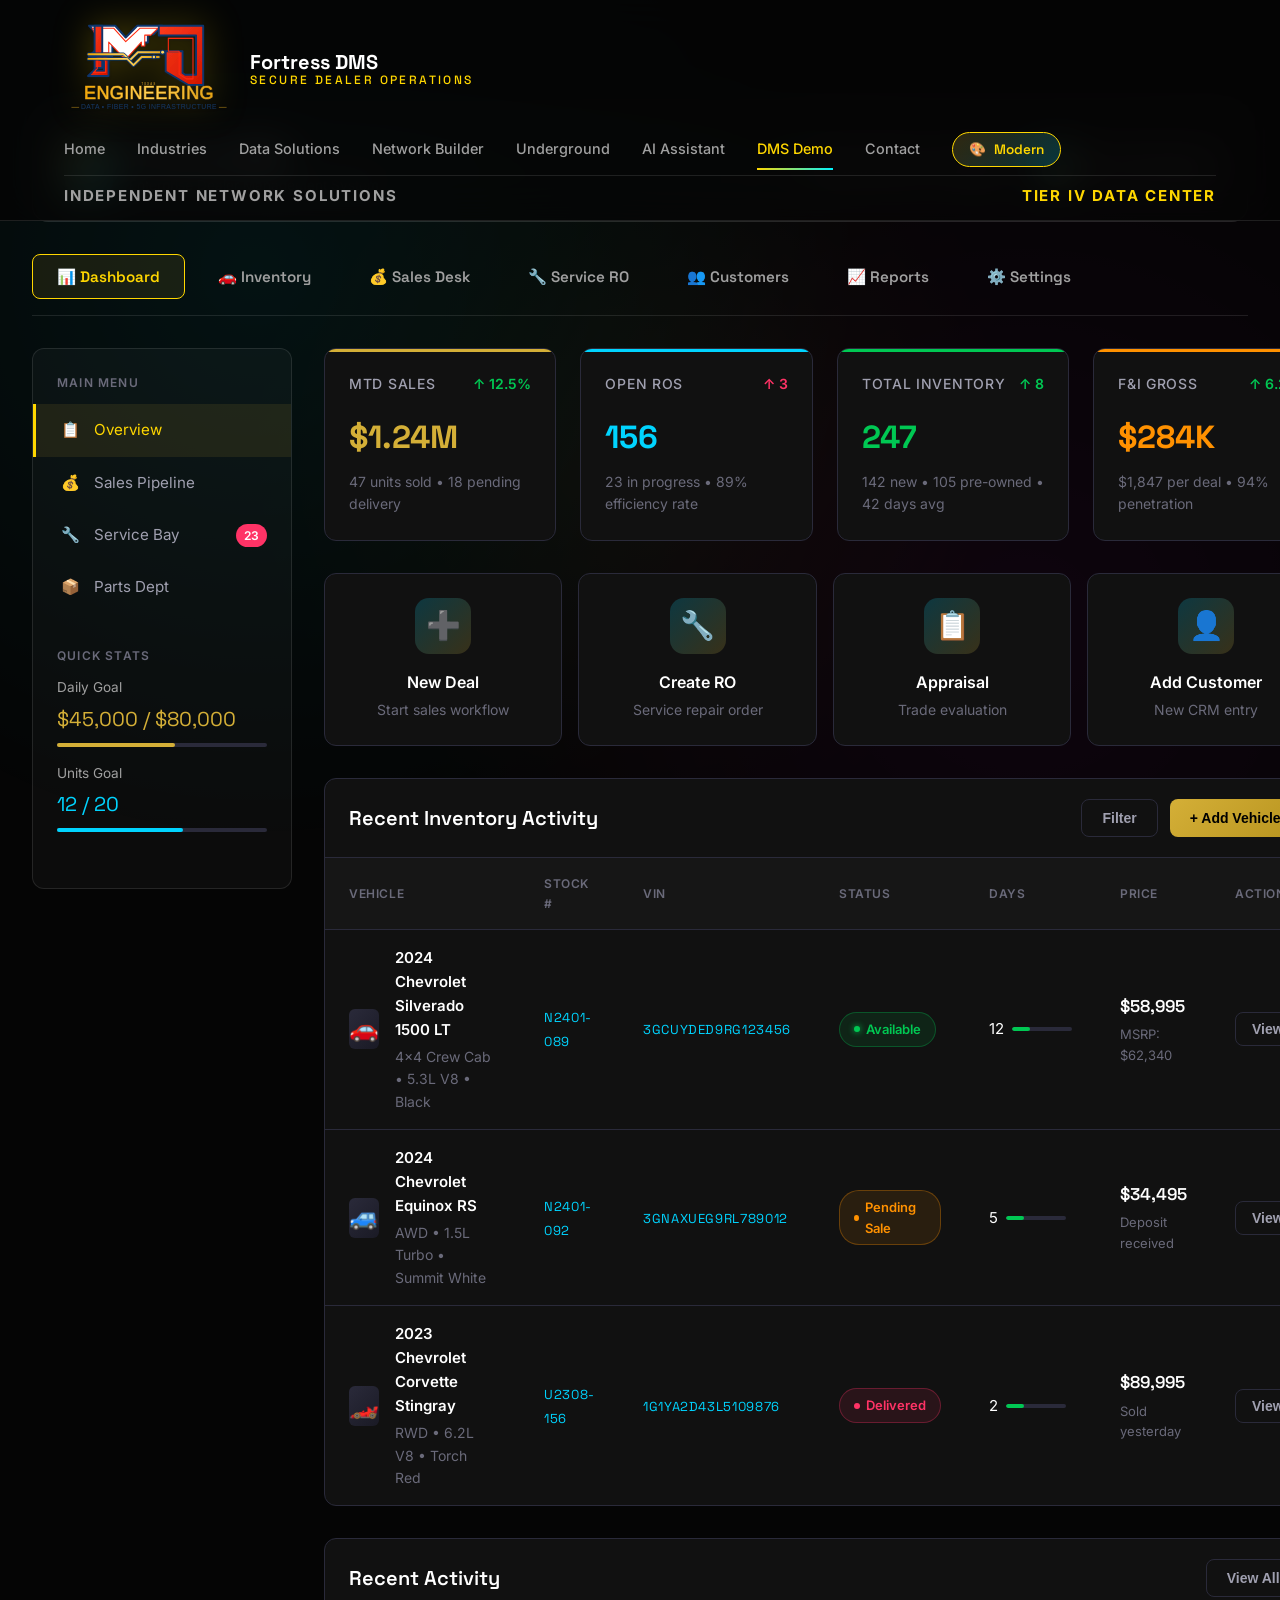
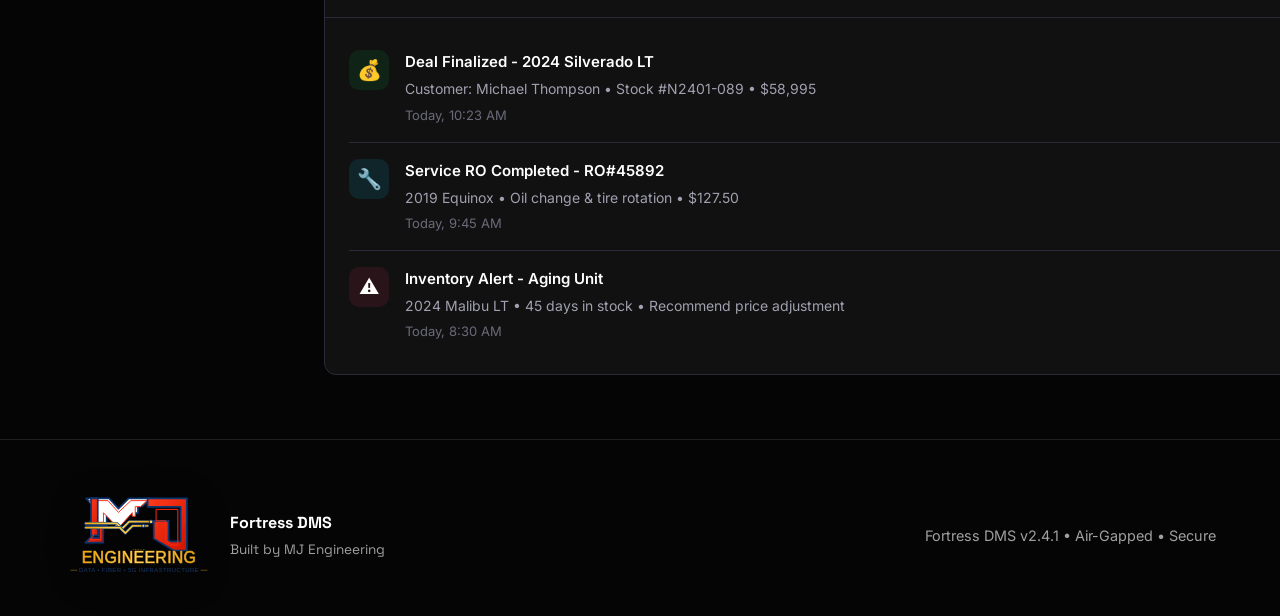
<file: fortress-dms.html>
<!DOCTYPE html>
<html lang="en">
<head>
    <meta charset="UTF-8">
    <meta name="viewport" content="width=device-width, initial-scale=1.0">
    <title>Fortress DMS Demo | MJ Engineering</title>
    <link rel="preconnect" href="https://fonts.googleapis.com">
    <link rel="preconnect" href="https://fonts.gstatic.com" crossorigin>
    <link href="https://fonts.googleapis.com/css2?family=Inter:wght@300;400;500;600;700;800&family=Space+Grotesk:wght@400;500;600;700&display=swap" rel="stylesheet">
    <style>
        :root {
            --primary-black: #050505;
            --secondary-black: #0a0a0a;
            --tertiary-black: #111111;
            --empire-red: #ff0033;
            --empire-gold: #ffd700;
            --holo-cyan: #00f3ff;
            --holo-magenta: #ff00ff;
            --text-white: #ffffff;
            --text-gray: #a0a0a0;
            --glass-bg: rgba(255, 255, 255, 0.03);
            --glass-border: rgba(255, 255, 255, 0.1);
            --accent-gold: #d4af37;
            --accent-cyan: #00d4ff;
            --accent-red: #ff3366;
            --accent-green: #00c853;
            --accent-orange: #ff9100;
            --text-primary: #ffffff;
            --text-secondary: #a0a0b0;
            --text-muted: #6a6a7a;
            --border-color: #2a2a3a;
            --success-bg: rgba(0, 200, 83, 0.1);
            --warning-bg: rgba(255, 145, 0, 0.1);
            --danger-bg: rgba(255, 51, 102, 0.1);
        }

        /* Classic Theme Variables */
        [data-theme="classic"] {
            --primary-black: #f5f5f0;
            --secondary-black: #e8e8e0;
            --tertiary-black: #ffffff;
            --text-white: #1a1a1a;
            --text-gray: #4a4a4a;
            --glass-bg: rgba(255, 255, 255, 0.8);
            --glass-border: rgba(0, 0, 0, 0.1);
            --border-color: #d0d0c8;
            --secondary-black: #f0f0e8;
            --tertiary-black: #fafaf5;
            --text-primary: #1a1a1a;
            --text-secondary: #4a4a4a;
            --text-muted: #6a6a6a;
        }

        * {
            margin: 0;
            padding: 0;
            box-sizing: border-box;
        }

        html {
            scroll-behavior: smooth;
        }

        body {
            background-color: var(--primary-black);
            color: var(--text-white);
            font-family: 'Inter', sans-serif;
            line-height: 1.6;
            overflow-x: hidden;
            transition: all 0.3s ease;
        }

        .holo-bg {
            position: fixed;
            top: 0;
            left: 0;
            width: 100%;
            height: 100%;
            pointer-events: none;
            z-index: -1;
            opacity: 0.4;
            background: 
                radial-gradient(circle at 20% 30%, rgba(0, 243, 255, 0.15) 0%, transparent 50%),
                radial-gradient(circle at 80% 70%, rgba(255, 0, 255, 0.1) 0%, transparent 50%),
                radial-gradient(circle at 50% 50%, rgba(255, 215, 0, 0.08) 0%, transparent 50%);
            animation: holoShift 25s ease-in-out infinite;
        }

        [data-theme="classic"] .holo-bg {
            opacity: 0.1;
            background: 
                radial-gradient(circle at 20% 30%, rgba(212, 175, 55, 0.2) 0%, transparent 50%),
                radial-gradient(circle at 80% 70%, rgba(0, 0, 0, 0.05) 0%, transparent 50%);
            animation: none;
        }

        @keyframes holoShift {
            0%, 100% { transform: translate(0, 0) rotate(0deg); }
            33% { transform: translate(30px, -20px) rotate(120deg); }
            66% { transform: translate(-20px, 30px) rotate(240deg); }
        }

        /* Navigation */
        nav {
            position: fixed;
            top: 0;
            width: 100%;
            z-index: 1000;
            padding: 0.9rem 5% 0.75rem;
            background: rgba(5, 5, 5, 0.85);
            backdrop-filter: blur(20px);
            border-bottom: 1px solid var(--glass-border);
            transition: all 0.3s ease;
        }

        [data-theme="classic"] nav {
            background: rgba(245, 245, 240, 0.95);
            border-bottom: 1px solid var(--border-color);
        }

        .nav-container {
            max-width: 1400px;
            margin: 0 auto;
            display: flex;
            flex-wrap: wrap;
            justify-content: space-between;
            align-items: center;
            row-gap: 0.55rem;
        }

        .nav-meta {
            width: 100%;
            display: flex;
            justify-content: space-between;
            align-items: center;
            gap: 1rem;
            padding-top: 0.45rem;
            border-top: 1px solid var(--glass-border);
        }

        [data-theme="classic"] .nav-meta {
            border-top: 1px solid var(--border-color);
        }

        .nav-meta span {
            color: var(--text-gray);
            font-size: 0.94rem;
            font-weight: 700;
            letter-spacing: 0.12em;
            text-transform: uppercase;
        }

        .nav-meta span:last-child {
            color: var(--empire-gold);
            text-align: right;
        }

        .logo {
            display: flex;
            align-items: center;
            gap: 1rem;
            text-decoration: none;
        }

        .logo-image {
            width: 170px;
            height: auto;
            display: block;
            filter: drop-shadow(0 0 18px rgba(255, 215, 0, 0.28));
        }

        .logo-text {
            font-family: 'Space Grotesk', sans-serif;
            font-size: 1.25rem;
            font-weight: 700;
            color: var(--text-white);
            line-height: 1;
        }

        [data-theme="classic"] .logo-text {
            color: #1a1a1a;
        }

        .logo-text span {
            color: var(--empire-gold);
            display: block;
            font-size: 0.75rem;
            font-weight: 500;
            letter-spacing: 0.2em;
            text-transform: uppercase;
            margin-top: 2px;
        }

        .nav-links {
            display: flex;
            gap: 2rem;
            list-style: none;
            align-items: center;
        }

        .nav-links a {
            color: var(--text-gray);
            text-decoration: none;
            font-weight: 500;
            font-size: 0.9rem;
            transition: all 0.3s ease;
            position: relative;
            padding: 0.5rem 0;
        }

        [data-theme="classic"] .nav-links a {
            color: #4a4a4a;
        }

        .nav-links a::after {
            content: '';
            position: absolute;
            bottom: -5px;
            left: 0;
            width: 0;
            height: 2px;
            background: linear-gradient(90deg, var(--empire-gold), var(--holo-cyan));
            transition: width 0.3s ease;
        }

        .nav-links a:hover {
            color: var(--text-white);
        }

        [data-theme="classic"] .nav-links a:hover {
            color: #1a1a1a;
        }

        .nav-links a:hover::after,
        .nav-links a.active::after {
            width: 100%;
        }

        .nav-links a.active {
            color: var(--empire-gold);
        }

        .theme-toggle {
            background: linear-gradient(135deg, rgba(212, 175, 55, 0.2), rgba(0, 212, 255, 0.2));
            border: 1px solid var(--empire-gold);
            color: var(--empire-gold);
            padding: 0.5rem 1rem;
            border-radius: 100px;
            cursor: pointer;
            font-family: 'Space Grotesk', sans-serif;
            font-weight: 600;
            font-size: 0.85rem;
            transition: all 0.3s;
            display: flex;
            align-items: center;
            gap: 0.5rem;
        }

        .theme-toggle:hover {
            transform: scale(1.05);
            box-shadow: 0 0 20px rgba(212, 175, 55, 0.3);
        }

        [data-theme="classic"] .theme-toggle {
            background: #1a1a1a;
            color: #f5f5f0;
            border-color: #1a1a1a;
        }

        .mobile-menu-btn {
            display: none;
            background: none;
            border: none;
            color: var(--text-white);
            font-size: 1.5rem;
            cursor: pointer;
        }

        [data-theme="classic"] .mobile-menu-btn {
            color: #1a1a1a;
        }

        /* Main Layout */
        .dms-wrapper {
            padding-top: 80px;
            min-height: 100vh;
            display: flex;
            flex-direction: column;
        }

        .dms-container {
            flex: 1;
            max-width: 1400px;
            width: 100%;
            margin: 0 auto;
            padding: 2rem;
        }

        /* DMS Header */
        .dms-header {
            background: var(--glass-bg);
            border: 1px solid var(--glass-border);
            border-radius: 16px;
            padding: 1.5rem 2rem;
            margin-bottom: 2rem;
            display: flex;
            justify-content: space-between;
            align-items: center;
            flex-wrap: wrap;
            gap: 1rem;
            animation: slideDown 0.5s ease;
        }

        @keyframes slideDown {
            from { opacity: 0; transform: translateY(-20px); }
            to { opacity: 1; transform: translateY(0); }
        }

        [data-theme="classic"] .dms-header {
            background: #ffffff;
            box-shadow: 0 2px 8px rgba(0,0,0,0.1);
        }

        .dms-brand {
            display: flex;
            align-items: center;
            gap: 1rem;
        }

        .dms-logo {
            width: 48px;
            height: 48px;
            background: linear-gradient(135deg, var(--accent-gold), var(--accent-cyan));
            border-radius: 8px;
            display: flex;
            align-items: center;
            justify-content: center;
            font-weight: 700;
            color: #000;
            font-size: 1.2rem;
            box-shadow: 0 0 20px rgba(212,175,55,0.3);
        }

        .dms-title h1 {
            font-family: 'Space Grotesk', sans-serif;
            font-size: 1.5rem;
            font-weight: 700;
            margin: 0;
        }

        .dms-title span {
            display: block;
            font-size: 0.85rem;
            color: var(--text-gray);
            font-weight: 400;
        }

        .dms-meta {
            display: flex;
            align-items: center;
            gap: 2rem;
        }

        .status-indicator {
            display: flex;
            align-items: center;
            gap: 0.5rem;
            font-size: 0.9rem;
        }

        .status-dot {
            width: 8px;
            height: 8px;
            background: var(--accent-green);
            border-radius: 50%;
            box-shadow: 0 0 10px var(--accent-green);
            animation: pulse 2s infinite;
        }

        @keyframes pulse {
            0%, 100% { opacity: 1; }
            50% { opacity: 0.5; }
        }

        /* Tab Navigation */
        .tab-nav {
            display: flex;
            gap: 0.5rem;
            margin-bottom: 2rem;
            border-bottom: 1px solid var(--glass-border);
            padding-bottom: 1rem;
            overflow-x: auto;
            flex-wrap: wrap;
        }

        .tab-btn {
            padding: 0.75rem 1.5rem;
            background: transparent;
            border: 1px solid transparent;
            color: var(--text-gray);
            font-family: 'Space Grotesk', sans-serif;
            font-weight: 600;
            font-size: 0.95rem;
            cursor: pointer;
            transition: all 0.3s ease;
            position: relative;
            border-radius: 8px;
            white-space: nowrap;
        }

        .tab-btn:hover {
            background: var(--glass-bg);
            color: var(--text-white);
        }

        [data-theme="classic"] .tab-btn:hover {
            background: #e8e8e0;
            color: #1a1a1a;
        }

        .tab-btn.active {
            background: rgba(212, 175, 55, 0.1);
            color: var(--empire-gold);
            border-color: var(--empire-gold);
        }

        [data-theme="classic"] .tab-btn.active {
            background: #1a1a1a;
            color: #ffd700;
            border-color: #1a1a1a;
        }

        /* Tab Content */
        .tab-content {
            display: none;
            animation: fadeIn 0.3s ease;
        }

        .tab-content.active {
            display: block;
        }

        @keyframes fadeIn {
            from { opacity: 0; transform: translateY(10px); }
            to { opacity: 1; transform: translateY(0); }
        }

        /* Dashboard Grid */
        .dashboard-grid {
            display: grid;
            grid-template-columns: 260px 1fr;
            gap: 2rem;
        }

        /* Sidebar */
        .sidebar {
            background: var(--glass-bg);
            border: 1px solid var(--glass-border);
            border-radius: 12px;
            padding: 1.5rem 0;
            height: fit-content;
            transition: all 0.3s;
        }

        .sidebar:hover {
            border-color: var(--accent-gold);
        }

        [data-theme="classic"] .sidebar {
            background: #ffffff;
            box-shadow: 0 2px 8px rgba(0,0,0,0.08);
        }

        .sidebar-section {
            margin-bottom: 2rem;
        }

        .sidebar-header {
            padding: 0 1.5rem;
            margin-bottom: 0.75rem;
            font-size: 0.75rem;
            text-transform: uppercase;
            letter-spacing: 0.1em;
            color: var(--text-muted);
            font-weight: 600;
        }

        .nav-item {
            display: flex;
            align-items: center;
            gap: 0.875rem;
            padding: 0.875rem 1.5rem;
            color: var(--text-secondary);
            cursor: pointer;
            transition: all 0.2s;
            border-left: 3px solid transparent;
            font-size: 0.95rem;
        }

        .nav-item:hover {
            background: rgba(255, 255, 255, 0.03);
            color: var(--text-white);
            padding-left: 2rem;
        }

        [data-theme="classic"] .nav-item:hover {
            background: #f0f0e8;
            color: #1a1a1a;
        }

        .nav-item.active {
            background: rgba(212, 175, 55, 0.1);
            color: var(--empire-gold);
            border-left-color: var(--empire-gold);
        }

        [data-theme="classic"] .nav-item.active {
            background: #1a1a1a;
            color: #ffd700;
        }

        .nav-badge {
            margin-left: auto;
            background: var(--accent-red);
            color: white;
            font-size: 0.75rem;
            padding: 0.125rem 0.5rem;
            border-radius: 12px;
            font-weight: 600;
            animation: badgePulse 2s infinite;
        }

        @keyframes badgePulse {
            0%, 100% { transform: scale(1); }
            50% { transform: scale(1.1); }
        }

        /* KPI Cards */
        .kpi-grid {
            display: grid;
            grid-template-columns: repeat(4, 1fr);
            gap: 1.5rem;
            margin-bottom: 2rem;
        }

        .kpi-card {
            background: var(--tertiary-black);
            border: 1px solid var(--border-color);
            border-radius: 12px;
            padding: 1.5rem;
            position: relative;
            overflow: hidden;
            transition: all 0.3s;
        }

        .kpi-card:hover {
            transform: translateY(-5px);
            border-color: var(--accent-gold);
            box-shadow: 0 10px 30px rgba(0,0,0,0.3);
        }

        [data-theme="classic"] .kpi-card {
            background: #ffffff;
            border: 1px solid #d0d0c8;
            box-shadow: 0 2px 4px rgba(0,0,0,0.05);
        }

        .kpi-card::before {
            content: '';
            position: absolute;
            top: 0;
            left: 0;
            right: 0;
            height: 3px;
        }

        .kpi-card.sales::before { background: var(--accent-gold); }
        .kpi-card.service::before { background: var(--accent-cyan); }
        .kpi-card.inventory::before { background: var(--accent-green); }
        .kpi-card.finance::before { background: var(--accent-orange); }

        .kpi-header {
            display: flex;
            justify-content: space-between;
            align-items: flex-start;
            margin-bottom: 1rem;
        }

        .kpi-label {
            font-size: 0.875rem;
            color: var(--text-secondary);
            text-transform: uppercase;
            letter-spacing: 0.05em;
            font-weight: 500;
        }

        .kpi-trend {
            display: flex;
            align-items: center;
            gap: 0.25rem;
            font-size: 0.875rem;
            font-weight: 600;
        }

        .kpi-trend.up { color: var(--accent-green); }
        .kpi-trend.down { color: var(--accent-red); }

        .kpi-value {
            font-family: 'Space Grotesk', sans-serif;
            font-size: 2rem;
            font-weight: 700;
            margin-bottom: 0.5rem;
        }

        .kpi-card.sales .kpi-value { color: var(--accent-gold); }
        .kpi-card.service .kpi-value { color: var(--accent-cyan); }
        .kpi-card.inventory .kpi-value { color: var(--accent-green); }
        .kpi-card.finance .kpi-value { color: var(--accent-orange); }

        .kpi-footer {
            font-size: 0.875rem;
            color: var(--text-muted);
        }

        /* Data Tables */
        .data-section {
            background: var(--tertiary-black);
            border: 1px solid var(--border-color);
            border-radius: 12px;
            margin-bottom: 2rem;
            transition: all 0.3s;
        }

        .data-section:hover {
            border-color: var(--accent-cyan);
        }

        [data-theme="classic"] .data-section {
            background: #ffffff;
            border: 1px solid #d0d0c8;
            box-shadow: 0 2px 4px rgba(0,0,0,0.05);
        }

        .section-header {
            display: flex;
            justify-content: space-between;
            align-items: center;
            padding: 1.25rem 1.5rem;
            border-bottom: 1px solid var(--border-color);
        }

        .section-title {
            font-family: 'Space Grotesk', sans-serif;
            font-size: 1.25rem;
            font-weight: 600;
        }

        .section-actions {
            display: flex;
            gap: 0.75rem;
        }

        .btn {
            padding: 0.625rem 1.25rem;
            border-radius: 8px;
            font-size: 0.875rem;
            font-weight: 600;
            cursor: pointer;
            transition: all 0.2s;
            border: none;
            display: inline-flex;
            align-items: center;
            gap: 0.5rem;
        }

        .btn-primary {
            background: linear-gradient(135deg, var(--accent-gold), #b8941f);
            color: #000;
        }

        .btn-primary:hover {
            transform: translateY(-2px);
            box-shadow: 0 8px 20px rgba(212, 175, 55, 0.3);
        }

        .btn-secondary {
            background: transparent;
            border: 1px solid var(--border-color);
            color: var(--text-secondary);
        }

        [data-theme="classic"] .btn-secondary {
            border: 1px solid #d0d0c8;
            color: #4a4a4a;
        }

        .btn-secondary:hover {
            border-color: var(--accent-cyan);
            color: var(--text-white);
        }

        [data-theme="classic"] .btn-secondary:hover {
            border-color: #1a1a1a;
            color: #1a1a1a;
        }

        .table-container {
            overflow-x: auto;
        }

        .data-table {
            width: 100%;
            border-collapse: collapse;
        }

        .data-table th {
            text-align: left;
            padding: 1rem 1.5rem;
            font-size: 0.75rem;
            text-transform: uppercase;
            letter-spacing: 0.05em;
            color: var(--text-muted);
            font-weight: 600;
            border-bottom: 1px solid var(--border-color);
            background: rgba(255, 255, 255, 0.02);
        }

        [data-theme="classic"] .data-table th {
            background: #f5f5f0;
            color: #6a6a6a;
        }

        .data-table td {
            padding: 1rem 1.5rem;
            border-bottom: 1px solid var(--border-color);
            font-size: 0.9375rem;
            transition: all 0.2s;
        }

        .data-table tr:hover td {
            background: rgba(255, 255, 255, 0.03);
            color: var(--accent-gold);
        }

        [data-theme="classic"] .data-table tr:hover {
            background: #f5f5f0;
        }

        .data-table tr:last-child td {
            border-bottom: none;
        }

        /* Status Badges */
        .status-badge {
            display: inline-flex;
            align-items: center;
            gap: 0.375rem;
            padding: 0.375rem 0.875rem;
            border-radius: 20px;
            font-size: 0.8125rem;
            font-weight: 600;
            transition: all 0.3s;
        }

        .status-badge::before {
            content: '';
            width: 6px;
            height: 6px;
            border-radius: 50%;
        }

        .status-available {
            background: var(--success-bg);
            color: var(--accent-green);
            border: 1px solid rgba(0, 200, 83, 0.3);
        }

        .status-available::before {
            background: var(--accent-green);
            box-shadow: 0 0 6px var(--accent-green);
        }

        .status-pending {
            background: var(--warning-bg);
            color: var(--accent-orange);
            border: 1px solid rgba(255, 145, 0, 0.3);
        }

        .status-pending::before {
            background: var(--accent-orange);
        }

        .status-sold {
            background: var(--danger-bg);
            color: var(--accent-red);
            border: 1px solid rgba(255, 51, 102, 0.3);
        }

        .status-sold::before {
            background: var(--accent-red);
        }

        /* Vehicle Info */
        .vehicle-info {
            display: flex;
            align-items: center;
            gap: 1rem;
        }

        .vehicle-thumb {
            width: 60px;
            height: 40px;
            background: linear-gradient(135deg, #2a2a3a, #1a1a25);
            border-radius: 6px;
            display: flex;
            align-items: center;
            justify-content: center;
            font-size: 1.5rem;
            transition: transform 0.3s;
        }

        .vehicle-info:hover .vehicle-thumb {
            transform: scale(1.1);
        }

        [data-theme="classic"] .vehicle-thumb {
            background: linear-gradient(135deg, #e0e0d8, #d0d0c8);
        }

        .vehicle-details h4 {
            font-weight: 600;
            margin-bottom: 0.25rem;
        }

        .vehicle-meta {
            font-size: 0.875rem;
            color: var(--text-muted);
        }

        .vin {
            font-family: 'Space Grotesk', monospace;
            font-size: 0.8125rem;
            color: var(--accent-cyan);
            letter-spacing: 0.05em;
        }

        [data-theme="classic"] .vin {
            color: #0066cc;
        }

        /* Price Display */
        .price {
            font-family: 'Space Grotesk', sans-serif;
            font-weight: 600;
            font-size: 1.0625rem;
        }

        .price-change {
            font-size: 0.8125rem;
            color: var(--text-muted);
            margin-top: 0.25rem;
        }

        /* Days in Stock */
        .days-in-stock {
            display: flex;
            align-items: center;
            gap: 0.5rem;
        }

        .days-bar {
            width: 60px;
            height: 4px;
            background: var(--border-color);
            border-radius: 2px;
            overflow: hidden;
        }

        .days-fill {
            height: 100%;
            border-radius: 2px;
            transition: width 0.5s ease;
        }

        .days-fill.low { background: var(--accent-green); width: 30%; }
        .days-fill.medium { background: var(--accent-orange); width: 60%; }
        .days-fill.high { background: var(--accent-red); width: 90%; }

        /* Activity Feed */
        .activity-list {
            padding: 1rem 1.5rem;
        }

        .activity-item {
            display: flex;
            gap: 1rem;
            padding: 1rem 0;
            border-bottom: 1px solid var(--border-color);
            transition: all 0.3s;
        }

        .activity-item:hover {
            background: rgba(255,255,255,0.03);
            padding-left: 10px;
        }

        .activity-item:last-child {
            border-bottom: none;
        }

        .activity-icon {
            width: 40px;
            height: 40px;
            border-radius: 10px;
            display: flex;
            align-items: center;
            justify-content: center;
            font-size: 1.25rem;
            flex-shrink: 0;
            transition: transform 0.3s;
        }

        .activity-item:hover .activity-icon {
            transform: scale(1.1);
        }

        .activity-icon.sale { background: var(--success-bg); }
        .activity-icon.service { background: rgba(0, 212, 255, 0.1); }
        .activity-icon.alert { background: var(--danger-bg); }

        .activity-content h4 {
            font-weight: 600;
            margin-bottom: 0.25rem;
            font-size: 0.9375rem;
        }

        .activity-content p {
            color: var(--text-secondary);
            font-size: 0.875rem;
            margin-bottom: 0.25rem;
        }

        .activity-time {
            font-size: 0.8125rem;
            color: var(--text-muted);
        }

        /* Quick Actions */
        .quick-actions {
            display: grid;
            grid-template-columns: repeat(4, 1fr);
            gap: 1rem;
            margin-bottom: 2rem;
        }

        .action-card {
            background: var(--tertiary-black);
            border: 1px solid var(--border-color);
            border-radius: 12px;
            padding: 1.5rem;
            text-align: center;
            cursor: pointer;
            transition: all 0.3s;
        }

        [data-theme="classic"] .action-card {
            background: #ffffff;
            border: 1px solid #d0d0c8;
            box-shadow: 0 2px 4px rgba(0,0,0,0.05);
        }

        .action-card:hover {
            border-color: var(--accent-cyan);
            transform: translateY(-5px);
            box-shadow: 0 15px 30px rgba(0,212,255,0.2);
        }

        [data-theme="classic"] .action-card:hover {
            border-color: #1a1a1a;
        }

        .action-icon {
            width: 56px;
            height: 56px;
            background: linear-gradient(135deg, rgba(0, 212, 255, 0.2), rgba(212, 175, 55, 0.2));
            border-radius: 14px;
            display: flex;
            align-items: center;
            justify-content: center;
            font-size: 1.75rem;
            margin: 0 auto 1rem;
            transition: transform 0.3s;
        }

        .action-card:hover .action-icon {
            transform: rotate(10deg) scale(1.1);
        }

        .action-title {
            font-weight: 600;
            margin-bottom: 0.25rem;
        }

        .action-desc {
            font-size: 0.875rem;
            color: var(--text-muted);
        }

        /* Sales Desk Specific */
        .sales-workflow {
            display: grid;
            grid-template-columns: repeat(3, 1fr);
            gap: 1.5rem;
            margin-bottom: 2rem;
        }

        .workflow-card {
            background: var(--tertiary-black);
            border: 1px solid var(--border-color);
            border-radius: 12px;
            padding: 1.5rem;
            text-align: center;
            transition: all 0.3s;
        }

        .workflow-card:hover {
            transform: translateY(-5px);
            border-color: var(--accent-gold);
        }

        [data-theme="classic"] .workflow-card {
            background: #ffffff;
            border: 1px solid #d0d0c8;
        }

        .workflow-step {
            width: 40px;
            height: 40px;
            background: linear-gradient(135deg, var(--accent-gold), var(--accent-cyan));
            border-radius: 50%;
            display: flex;
            align-items: center;
            justify-content: center;
            font-weight: 700;
            color: #000;
            margin: 0 auto 1rem;
            box-shadow: 0 0 20px rgba(212,175,55,0.3);
        }

        .workflow-card h3 {
            font-family: 'Space Grotesk', sans-serif;
            margin-bottom: 0.5rem;
        }

        .workflow-card p {
            color: var(--text-gray);
            font-size: 0.9rem;
        }

        /* Service RO Specific */
        .ro-board {
            display: grid;
            grid-template-columns: repeat(4, 1fr);
            gap: 1rem;
            margin-bottom: 2rem;
        }

        .ro-column {
            background: var(--tertiary-black);
            border: 1px solid var(--border-color);
            border-radius: 12px;
            padding: 1rem;
            min-height: 400px;
            transition: all 0.3s;
        }

        .ro-column:hover {
            border-color: var(--accent-cyan);
        }

        [data-theme="classic"] .ro-column {
            background: #ffffff;
            border: 1px solid #d0d0c8;
        }

        .ro-column-header {
            font-family: 'Space Grotesk', sans-serif;
            font-weight: 600;
            margin-bottom: 1rem;
            padding-bottom: 0.5rem;
            border-bottom: 2px solid var(--border-color);
            display: flex;
            justify-content: space-between;
            align-items: center;
        }

        .ro-count {
            background: var(--accent-gold);
            color: #000;
            padding: 0.125rem 0.5rem;
            border-radius: 12px;
            font-size: 0.75rem;
        }

        .ro-card {
            background: var(--secondary-black);
            border: 1px solid var(--border-color);
            border-radius: 8px;
            padding: 1rem;
            margin-bottom: 0.75rem;
            cursor: move;
            transition: all 0.2s;
        }

        .ro-card:hover {
            border-color: var(--accent-cyan);
            transform: translateX(5px);
            box-shadow: 0 5px 15px rgba(0,0,0,0.2);
        }

        [data-theme="classic"] .ro-card {
            background: #f5f5f0;
            border: 1px solid #e0e0d8;
        }

        .ro-number {
            font-family: 'Space Grotesk', monospace;
            font-size: 0.875rem;
            color: var(--accent-cyan);
            margin-bottom: 0.25rem;
        }

        .ro-vehicle {
            font-weight: 600;
            margin-bottom: 0.25rem;
        }

        .ro-customer {
            font-size: 0.875rem;
            color: var(--text-gray);
            margin-bottom: 0.5rem;
        }

        .ro-status {
            display: flex;
            justify-content: space-between;
            align-items: center;
            font-size: 0.8rem;
        }

        .ro-time {
            color: var(--text-muted);
        }

        .ro-tech {
            background: rgba(212, 175, 55, 0.2);
            color: var(--accent-gold);
            padding: 0.125rem 0.5rem;
            border-radius: 4px;
        }

        /* Customers CRM */
        .crm-header {
            display: flex;
            gap: 1rem;
            margin-bottom: 2rem;
        }

        .search-box {
            flex: 1;
            position: relative;
        }

        .search-box input {
            width: 100%;
            padding: 0.75rem 1rem 0.75rem 2.5rem;
            background: var(--tertiary-black);
            border: 1px solid var(--border-color);
            border-radius: 8px;
            color: var(--text-white);
            font-size: 0.95rem;
            transition: all 0.3s;
        }

        .search-box input:focus {
            border-color: var(--accent-gold);
            box-shadow: 0 0 0 3px rgba(212,175,55,0.1);
        }

        [data-theme="classic"] .search-box input {
            background: #ffffff;
            color: #1a1a1a;
            border: 1px solid #d0d0c8;
        }

        .search-box::before {
            content: '🔍';
            position: absolute;
            left: 0.75rem;
            top: 50%;
            transform: translateY(-50%);
            opacity: 0.5;
        }

        /* Reports Section */
        .report-grid {
            display: grid;
            grid-template-columns: repeat(2, 1fr);
            gap: 1.5rem;
        }

        .report-card {
            background: var(--tertiary-black);
            border: 1px solid var(--border-color);
            border-radius: 12px;
            padding: 1.5rem;
            transition: all 0.3s;
        }

        .report-card:hover {
            border-color: var(--accent-gold);
            transform: translateY(-3px);
        }

        [data-theme="classic"] .report-card {
            background: #ffffff;
            border: 1px solid #d0d0c8;
        }

        .report-chart {
            height: 200px;
            background: linear-gradient(135deg, rgba(212, 175, 55, 0.1), rgba(0, 212, 255, 0.1));
            border-radius: 8px;
            margin: 1rem 0;
            display: flex;
            align-items: flex-end;
            justify-content: space-around;
            padding: 1rem;
            position: relative;
        }

        .chart-bar {
            width: 40px;
            background: linear-gradient(to top, var(--accent-gold), var(--accent-cyan));
            border-radius: 4px 4px 0 0;
            transition: all 0.3s;
        }

        .chart-bar:hover {
            opacity: 0.8;
            transform: scaleY(1.05);
        }

        /* Settings */
        .settings-grid {
            display: grid;
            grid-template-columns: repeat(2, 1fr);
            gap: 1.5rem;
        }

        .settings-card {
            background: var(--tertiary-black);
            border: 1px solid var(--border-color);
            border-radius: 12px;
            padding: 1.5rem;
            transition: all 0.3s;
        }

        .settings-card:hover {
            border-color: var(--accent-cyan);
        }

        [data-theme="classic"] .settings-card {
            background: #ffffff;
            border: 1px solid #d0d0c8;
        }

        .settings-card h3 {
            font-family: 'Space Grotesk', sans-serif;
            margin-bottom: 1rem;
            padding-bottom: 0.5rem;
            border-bottom: 1px solid var(--border-color);
        }

        .setting-item {
            display: flex;
            justify-content: space-between;
            align-items: center;
            padding: 1rem 0;
            border-bottom: 1px solid var(--border-color);
        }

        .setting-item:last-child {
            border-bottom: none;
        }

        .setting-label {
            font-weight: 500;
        }

        .setting-desc {
            font-size: 0.85rem;
            color: var(--text-gray);
        }

        .toggle {
            width: 50px;
            height: 26px;
            background: var(--border-color);
            border-radius: 13px;
            position: relative;
            cursor: pointer;
            transition: all 0.3s;
        }

        .toggle.active {
            background: var(--accent-green);
        }

        .toggle::after {
            content: '';
            position: absolute;
            width: 22px;
            height: 22px;
            background: white;
            border-radius: 50%;
            top: 2px;
            left: 2px;
            transition: all 0.3s;
        }

        .toggle.active::after {
            left: 26px;
        }

        /* Footer */
        footer {
            background: var(--primary-black);
            border-top: 1px solid var(--glass-border);
            padding: 3rem 5% 2rem;
            margin-top: auto;
        }

        [data-theme="classic"] footer {
            background: #e8e8e0;
            border-top: 1px solid #d0d0c8;
        }

        .footer-content {
            max-width: 1400px;
            margin: 0 auto;
            display: flex;
            justify-content: space-between;
            align-items: center;
            flex-wrap: wrap;
            gap: 1rem;
        }

        .footer-brand {
            display: flex;
            align-items: center;
            gap: 1rem;
        }

        .footer-logo {
            width: 150px;
            height: auto;
            display: block;
            filter: drop-shadow(0 10px 20px rgba(0, 0, 0, 0.2));
        }

        .footer-text {
            font-family: 'Space Grotesk', sans-serif;
        }

        .footer-text strong {
            display: block;
            color: var(--text-white);
        }

        [data-theme="classic"] .footer-text strong {
            color: #1a1a1a;
        }

        .footer-text span {
            font-size: 0.85rem;
            color: var(--text-gray);
        }

        /* Responsive */
        @media (max-width: 1200px) {
            .dashboard-grid {
                grid-template-columns: 1fr;
            }
            .sidebar {
                display: none;
            }
            .kpi-grid {
                grid-template-columns: repeat(2, 1fr);
            }
            .sales-workflow {
                grid-template-columns: 1fr;
            }
            .ro-board {
                grid-template-columns: repeat(2, 1fr);
            }
        }

        @media (max-width: 768px) {
            .kpi-grid {
                grid-template-columns: 1fr;
            }
            .quick-actions {
                grid-template-columns: repeat(2, 1fr);
            }
            .report-grid,
            .settings-grid {
                grid-template-columns: 1fr;
            }
            .ro-board {
                grid-template-columns: 1fr;
            }
            .nav-links {
                display: none;
            }
            .mobile-menu-btn {
                display: block;
            }
            .dms-meta {
                flex-direction: column;
                gap: 0.5rem;
            }

            .nav-meta span {
                font-size: 0.72rem;
                letter-spacing: 0.08em;
            }
        }

        /* Scrollbar */
        ::-webkit-scrollbar {
            width: 8px;
            height: 8px;
        }

        ::-webkit-scrollbar-track {
            background: var(--secondary-black);
        }

        [data-theme="classic"] ::-webkit-scrollbar-track {
            background: #e8e8e0;
        }

        ::-webkit-scrollbar-thumb {
            background: var(--border-color);
            border-radius: 4px;
        }

        ::-webkit-scrollbar-thumb:hover {
            background: var(--text-muted);
        }
    </style>
</head>
<body>
    <div class="holo-bg"></div>

    <!-- Navigation -->
    <nav>
        <div class="nav-container">
            <a href="index.html" class="logo">
                <img src="assets/mj-engineering-logo-clean.svg" alt="MJ Engineering" class="logo-image">
                <div class="logo-text">
                    Fortress DMS
                    <span>Secure dealer operations</span>
                </div>
            </a>
            <ul class="nav-links">
                <li><a href="index.html">Home</a></li>
                <li><a href="industries.html">Industries</a></li>
                <li><a href="data-solutions.html">Data Solutions</a></li>
                <li><a href="network-builder.html">Network Builder</a></li>
                <li><a href="underground.html">Underground</a></li>
                <li><a href="ai-assistant.html">AI Assistant</a></li>
                <li><a href="fortress-dms.html" class="active">DMS Demo</a></li>
                <li><a href="contact.html">Contact</a></li>
                <li><button class="theme-toggle" onclick="toggleTheme()">🎨 <span id="themeText">Modern</span></button></li>
            </ul>
            <button class="mobile-menu-btn">☰</button>
            <div class="nav-meta" aria-label="MJ Engineering positioning">
                <span>Independent Network Solutions</span>
                <span>Tier IV Data Center</span>
            </div>
        </div>
    </nav>

    <div class="dms-wrapper">
        <div class="dms-container">
            <!-- DMS Header -->
            <div class="dms-header">
                <div class="dms-brand">
                    <div class="dms-logo">FE</div>
                    <div class="dms-title">
                        <h1>Fortress DMS</h1>
                        <span>Enterprise Dealer Management System</span>
                    </div>
                </div>
                <div class="dms-meta">
                    <div class="status-indicator">
                        <div class="status-dot"></div>
                        <span>System Online • Air-Gapped</span>
                    </div>
                    <div class="user-profile" style="display: flex; align-items: center; gap: 0.75rem;">
                        <div style="width: 36px; height: 36px; background: linear-gradient(135deg, var(--accent-cyan), var(--accent-gold)); border-radius: 50%; display: flex; align-items: center; justify-content: center; font-weight: 600; color: #000;">GM</div>
                        <span>General Manager</span>
                    </div>
                </div>
            </div>

            <!-- Tab Navigation -->
            <div class="tab-nav">
                <button class="tab-btn active" onclick="switchTab('dashboard')">📊 Dashboard</button>
                <button class="tab-btn" onclick="switchTab('inventory')">🚗 Inventory</button>
                <button class="tab-btn" onclick="switchTab('sales')">💰 Sales Desk</button>
                <button class="tab-btn" onclick="switchTab('service')">🔧 Service RO</button>
                <button class="tab-btn" onclick="switchTab('customers')">👥 Customers</button>
                <button class="tab-btn" onclick="switchTab('reports')">📈 Reports</button>
                <button class="tab-btn" onclick="switchTab('settings')">⚙️ Settings</button>
            </div>

            <!-- Dashboard Tab -->
            <div id="dashboard" class="tab-content active">
                <div class="dashboard-grid">
                    <aside class="sidebar">
                        <div class="sidebar-section">
                            <div class="sidebar-header">Main Menu</div>
                            <div class="nav-item active" onclick="switchSubTab('dash-overview')">
                                <span style="width: 20px; text-align: center;">📋</span>
                                Overview
                            </div>
                            <div class="nav-item" onclick="switchSubTab('dash-sales')">
                                <span style="width: 20px; text-align: center;">💰</span>
                                Sales Pipeline
                            </div>
                            <div class="nav-item" onclick="switchSubTab('dash-service')">
                                <span style="width: 20px; text-align: center;">🔧</span>
                                Service Bay
                                <span class="nav-badge">23</span>
                            </div>
                            <div class="nav-item" onclick="switchSubTab('dash-parts')">
                                <span style="width: 20px; text-align: center;">📦</span>
                                Parts Dept
                            </div>
                        </div>
                        <div class="sidebar-section">
                            <div class="sidebar-header">Quick Stats</div>
                            <div style="padding: 0 1.5rem;">
                                <div style="margin-bottom: 1rem;">
                                    <div style="font-size: 0.85rem; color: var(--text-gray); margin-bottom: 0.25rem;">Daily Goal</div>
                                    <div style="font-family: 'Space Grotesk', sans-serif; font-size: 1.25rem; color: var(--accent-gold);">$45,000 / $80,000</div>
                                    <div style="width: 100%; height: 4px; background: var(--border-color); border-radius: 2px; margin-top: 0.5rem;">
                                        <div style="width: 56%; height: 100%; background: var(--accent-gold); border-radius: 2px;"></div>
                                    </div>
                                </div>
                                <div>
                                    <div style="font-size: 0.85rem; color: var(--text-gray); margin-bottom: 0.25rem;">Units Goal</div>
                                    <div style="font-family: 'Space Grotesk', sans-serif; font-size: 1.25rem; color: var(--accent-cyan);">12 / 20</div>
                                    <div style="width: 100%; height: 4px; background: var(--border-color); border-radius: 2px; margin-top: 0.5rem;">
                                        <div style="width: 60%; height: 100%; background: var(--accent-cyan); border-radius: 2px;"></div>
                                    </div>
                                </div>
                            </div>
                        </div>
                    </aside>

                    <div class="main-content">
                        <!-- KPI Cards -->
                        <div class="kpi-grid">
                            <div class="kpi-card sales">
                                <div class="kpi-header">
                                    <span class="kpi-label">MTD Sales</span>
                                    <span class="kpi-trend up">↑ 12.5%</span>
                                </div>
                                <div class="kpi-value">$1.24M</div>
                                <div class="kpi-footer">47 units sold • 18 pending delivery</div>
                            </div>
                            <div class="kpi-card service">
                                <div class="kpi-header">
                                    <span class="kpi-label">Open ROs</span>
                                    <span class="kpi-trend down">↑ 3</span>
                                </div>
                                <div class="kpi-value">156</div>
                                <div class="kpi-footer">23 in progress • 89% efficiency rate</div>
                            </div>
                            <div class="kpi-card inventory">
                                <div class="kpi-header">
                                    <span class="kpi-label">Total Inventory</span>
                                    <span class="kpi-trend up">↑ 8</span>
                                </div>
                                <div class="kpi-value">247</div>
                                <div class="kpi-footer">142 new • 105 pre-owned • 42 days avg</div>
                            </div>
                            <div class="kpi-card finance">
                                <div class="kpi-header">
                                    <span class="kpi-label">F&I Gross</span>
                                    <span class="kpi-trend up">↑ 6.2%</span>
                                </div>
                                <div class="kpi-value">$284K</div>
                                <div class="kpi-footer">$1,847 per deal • 94% penetration</div>
                            </div>
                        </div>

                        <!-- Quick Actions -->
                        <div class="quick-actions">
                            <div class="action-card" onclick="alert('Starting new deal workflow...')">
                                <div class="action-icon">➕</div>
                                <div class="action-title">New Deal</div>
                                <div class="action-desc">Start sales workflow</div>
                            </div>
                            <div class="action-card" onclick="alert('Creating new RO...')">
                                <div class="action-icon">🔧</div>
                                <div class="action-title">Create RO</div>
                                <div class="action-desc">Service repair order</div>
                            </div>
                            <div class="action-card" onclick="alert('Opening appraisal tool...')">
                                <div class="action-icon">📋</div>
                                <div class="action-title">Appraisal</div>
                                <div class="action-desc">Trade evaluation</div>
                            </div>
                            <div class="action-card" onclick="alert('Adding new customer...')">
                                <div class="action-icon">👤</div>
                                <div class="action-title">Add Customer</div>
                                <div class="action-desc">New CRM entry</div>
                            </div>
                        </div>

                        <!-- Recent Inventory -->
                        <div class="data-section">
                            <div class="section-header">
                                <h2 class="section-title">Recent Inventory Activity</h2>
                                <div class="section-actions">
                                    <button class="btn btn-secondary">Filter</button>
                                    <button class="btn btn-primary" onclick="alert('Opening add vehicle form...')">+ Add Vehicle</button>
                                </div>
                            </div>
                            <div class="table-container">
                                <table class="data-table">
                                    <thead>
                                        <tr>
                                            <th>Vehicle</th>
                                            <th>Stock #</th>
                                            <th>VIN</th>
                                            <th>Status</th>
                                            <th>Days</th>
                                            <th>Price</th>
                                            <th>Actions</th>
                                        </tr>
                                    </thead>
                                    <tbody>
                                        <tr>
                                            <td>
                                                <div class="vehicle-info">
                                                    <div class="vehicle-thumb">🚗</div>
                                                    <div class="vehicle-details">
                                                        <h4>2024 Chevrolet Silverado 1500 LT</h4>
                                                        <div class="vehicle-meta">4x4 Crew Cab • 5.3L V8 • Black</div>
                                                    </div>
                                                </div>
                                            </td>
                                            <td><span class="vin">N2401-089</span></td>
                                            <td><span class="vin">3GCUYDED9RG123456</span></td>
                                            <td><span class="status-badge status-available">Available</span></td>
                                            <td>
                                                <div class="days-in-stock">
                                                    <span>12</span>
                                                    <div class="days-bar"><div class="days-fill low"></div></div>
                                                </div>
                                            </td>
                                            <td>
                                                <div class="price">$58,995</div>
                                                <div class="price-change">MSRP: $62,340</div>
                                            </td>
                                            <td><button class="btn btn-secondary" style="padding: 0.5rem 1rem;" onclick="alert('Viewing vehicle details...')">View</button></td>
                                        </tr>
                                        <tr>
                                            <td>
                                                <div class="vehicle-info">
                                                    <div class="vehicle-thumb">🚙</div>
                                                    <div class="vehicle-details">
                                                        <h4>2024 Chevrolet Equinox RS</h4>
                                                        <div class="vehicle-meta">AWD • 1.5L Turbo • Summit White</div>
                                                    </div>
                                                </div>
                                            </td>
                                            <td><span class="vin">N2401-092</span></td>
                                            <td><span class="vin">3GNAXUEG9RL789012</span></td>
                                            <td><span class="status-badge status-pending">Pending Sale</span></td>
                                            <td>
                                                <div class="days-in-stock">
                                                    <span>5</span>
                                                    <div class="days-bar"><div class="days-fill low"></div></div>
                                                </div>
                                            </td>
                                            <td>
                                                <div class="price">$34,495</div>
                                                <div class="price-change">Deposit received</div>
                                            </td>
                                            <td><button class="btn btn-secondary" style="padding: 0.5rem 1rem;" onclick="alert('Viewing vehicle details...')">View</button></td>
                                        </tr>
                                        <tr>
                                            <td>
                                                <div class="vehicle-info">
                                                    <div class="vehicle-thumb">🏎️</div>
                                                    <div class="vehicle-details">
                                                        <h4>2023 Chevrolet Corvette Stingray</h4>
                                                        <div class="vehicle-meta">RWD • 6.2L V8 • Torch Red</div>
                                                    </div>
                                                </div>
                                            </td>
                                            <td><span class="vin">U2308-156</span></td>
                                            <td><span class="vin">1G1YA2D43L5109876</span></td>
                                            <td><span class="status-badge status-sold">Delivered</span></td>
                                            <td>
                                                <div class="days-in-stock">
                                                    <span>2</span>
                                                    <div class="days-bar"><div class="days-fill low"></div></div>
                                                </div>
                                            </td>
                                            <td>
                                                <div class="price">$89,995</div>
                                                <div class="price-change">Sold yesterday</div>
                                            </td>
                                            <td><button class="btn btn-secondary" style="padding: 0.5rem 1rem;" onclick="alert('Viewing vehicle details...')">View</button></td>
                                        </tr>
                                    </tbody>
                                </table>
                            </div>
                        </div>

                        <!-- Recent Activity -->
                        <div class="data-section">
                            <div class="section-header">
                                <h2 class="section-title">Recent Activity</h2>
                                <button class="btn btn-secondary" onclick="alert('Viewing all activity...')">View All</button>
                            </div>
                            <div class="activity-list">
                                <div class="activity-item">
                                    <div class="activity-icon sale">💰</div>
                                    <div class="activity-content">
                                        <h4>Deal Finalized - 2024 Silverado LT</h4>
                                        <p>Customer: Michael Thompson • Stock #N2401-089 • $58,995</p>
                                        <div class="activity-time">Today, 10:23 AM</div>
                                    </div>
                                </div>
                                <div class="activity-item">
                                    <div class="activity-icon service">🔧</div>
                                    <div class="activity-content">
                                        <h4>Service RO Completed - RO#45892</h4>
                                        <p>2019 Equinox • Oil change & tire rotation • $127.50</p>
                                        <div class="activity-time">Today, 9:45 AM</div>
                                    </div>
                                </div>
                                <div class="activity-item">
                                    <div class="activity-icon alert">⚠️</div>
                                    <div class="activity-content">
                                        <h4>Inventory Alert - Aging Unit</h4>
                                        <p>2024 Malibu LT • 45 days in stock • Recommend price adjustment</p>
                                        <div class="activity-time">Today, 8:30 AM</div>
                                    </div>
                                </div>
                            </div>
                        </div>
                    </div>
                </div>
            </div>

            <!-- Inventory Tab -->
            <div id="inventory" class="tab-content">
                <div class="kpi-grid" style="margin-bottom: 2rem;">
                    <div class="kpi-card inventory">
                        <div class="kpi-header">
                            <span class="kpi-label">New Vehicles</span>
                            <span class="kpi-trend up">↑ 5</span>
                        </div>
                        <div class="kpi-value">142</div>
                        <div class="kpi-footer">Avg 38 days in stock</div>
                    </div>
                    <div class="kpi-card sales">
                        <div class="kpi-header">
                            <span class="kpi-label">Pre-Owned</span>
                            <span class="kpi-trend up">↑ 3</span>
                        </div>
                        <div class="kpi-value">105</div>
                        <div class="kpi-footer">Avg 42 days in stock</div>
                    </div>
                    <div class="kpi-card finance">
                        <div class="kpi-header">
                            <span class="kpi-label">Incoming</span>
                            <span class="kpi-trend up">↑ 12</span>
                        </div>
                        <div class="kpi-value">28</div>
                        <div class="kpi-footer">Expected this week</div>
                    </div>
                    <div class="kpi-card service">
                        <div class="kpi-header">
                            <span class="kpi-label">Aging Units</span>
                            <span class="kpi-trend down">↓ 2</span>
                        </div>
                        <div class="kpi-value">18</div>
                        <div class="kpi-footer">Over 60 days</div>
                    </div>
                </div>

                <div class="data-section">
                    <div class="section-header">
                        <h2 class="section-title">Full Inventory</h2>
                        <div class="section-actions">
                            <button class="btn btn-secondary">Export</button>
                            <button class="btn btn-primary">+ Add Vehicle</button>
                        </div>
                    </div>
                    <div class="table-container">
                        <table class="data-table">
                            <thead>
                                <tr>
                                    <th>Vehicle</th>
                                    <th>Stock #</th>
                                    <th>VIN</th>
                                    <th>Status</th>
                                    <th>Days</th>
                                    <th>Cost</th>
                                    <th>Price</th>
                                    <th>Actions</th>
                                </tr>
                            </thead>
                            <tbody>
                                <tr>
                                    <td>
                                        <div class="vehicle-info">
                                            <div class="vehicle-thumb">🚗</div>
                                            <div class="vehicle-details">
                                                <h4>2024 Chevrolet Silverado 1500 LT</h4>
                                                <div class="vehicle-meta">4x4 Crew Cab • 5.3L V8</div>
                                            </div>
                                        </div>
                                    </td>
                                    <td><span class="vin">N2401-089</span></td>
                                    <td><span class="vin">3GCUYDED9RG123456</span></td>
                                    <td><span class="status-badge status-available">Available</span></td>
                                    <td>12</td>
                                    <td>$52,400</td>
                                    <td>$58,995</td>
                                    <td><button class="btn btn-secondary" style="padding: 0.5rem 1rem;">Edit</button></td>
                                </tr>
                                <tr>
                                    <td>
                                        <div class="vehicle-info">
                                            <div class="vehicle-thumb">🚙</div>
                                            <div class="vehicle-details">
                                                <h4>2024 Chevrolet Equinox RS</h4>
                                                <div class="vehicle-meta">AWD • 1.5L Turbo</div>
                                            </div>
                                        </div>
                                    </td>
                                    <td><span class="vin">N2401-092</span></td>
                                    <td><span class="vin">3GNAXUEG9RL789012</span></td>
                                    <td><span class="status-badge status-pending">Pending</span></td>
                                    <td>5</td>
                                    <td>$30,200</td>
                                    <td>$34,495</td>
                                    <td><button class="btn btn-secondary" style="padding: 0.5rem 1rem;">Edit</button></td>
                                </tr>
                                <tr>
                                    <td>
                                        <div class="vehicle-info">
                                            <div class="vehicle-thumb">🚐</div>
                                            <div class="vehicle-details">
                                                <h4>2024 Chevrolet Traverse Z71</h4>
                                                <div class="vehicle-meta">AWD • 3.6L V6</div>
                                            </div>
                                        </div>
                                    </td>
                                    <td><span class="vin">N2401-095</span></td>
                                    <td><span class="vin">1GNERGKW9RJ345678</span></td>
                                    <td><span class="status-badge status-available">Available</span></td>
                                    <td>18</td>
                                    <td>$47,800</td>
                                    <td>$52,340</td>
                                    <td><button class="btn btn-secondary" style="padding: 0.5rem 1rem;">Edit</button></td>
                                </tr>
                                <tr>
                                    <td>
                                        <div class="vehicle-info">
                                            <div class="vehicle-thumb">🚗</div>
                                            <div class="vehicle-details">
                                                <h4>2024 Chevrolet Malibu LT</h4>
                                                <div class="vehicle-meta">FWD • 1.5L Turbo</div>
                                            </div>
                                        </div>
                                    </td>
                                    <td><span class="vin">N2402-112</span></td>
                                    <td><span class="vin">1G1ZD5ST8RF456789</span></td>
                                    <td><span class="status-badge status-available">Available</span></td>
                                    <td>45</td>
                                    <td>$25,400</td>
                                    <td>$28,995</td>
                                    <td><button class="btn btn-secondary" style="padding: 0.5rem 1rem;">Edit</button></td>
                                </tr>
                            </tbody>
                        </table>
                    </div>
                </div>
            </div>

            <!-- Sales Desk Tab -->
            <div id="sales" class="tab-content">
                <div class="sales-workflow">
                    <div class="workflow-card">
                        <div class="workflow-step">1</div>
                        <h3>Lead Capture</h3>
                        <p>Initial customer contact and qualification</p>
                        <div style="margin-top: 1rem; padding: 1rem; background: var(--secondary-black); border-radius: 8px;">
                            <div style="font-size: 0.875rem; color: var(--text-gray);">Active Leads</div>
                            <div style="font-family: 'Space Grotesk', sans-serif; font-size: 2rem; color: var(--accent-gold);">24</div>
                        </div>
                    </div>
                    <div class="workflow-card">
                        <div class="workflow-step">2</div>
                        <h3>Vehicle Selection</h3>
                        <p>Match customer with inventory</p>
                        <div style="margin-top: 1rem; padding: 1rem; background: var(--secondary-black); border-radius: 8px;">
                            <div style="font-size: 0.875rem; color: var(--text-gray);">Pending Appraisals</div>
                            <div style="font-family: 'Space Grotesk', sans-serif; font-size: 2rem; color: var(--accent-cyan);">8</div>
                        </div>
                    </div>
                    <div class="workflow-card">
                        <div class="workflow-step">3</div>
                        <h3>Deal Structuring</h3>
                        <p>Finance and final negotiations</p>
                        <div style="margin-top: 1rem; padding: 1rem; background: var(--secondary-black); border-radius: 8px;">
                            <div style="font-size: 0.875rem; color: var(--text-gray);">In Finance</div>
                            <div style="font-family: 'Space Grotesk', sans-serif; font-size: 2rem; color: var(--accent-green);">6</div>
                        </div>
                    </div>
                </div>

                <div class="data-section">
                    <div class="section-header">
                        <h2 class="section-title">Active Deals</h2>
                        <div class="section-actions">
                            <button class="btn btn-primary">+ New Deal</button>
                        </div>
                    </div>
                    <div class="table-container">
                        <table class="data-table">
                            <thead>
                                <tr>
                                    <th>Customer</th>
                                    <th>Vehicle</th>
                                    <th>Stage</th>
                                    <th>Salesperson</th>
                                    <th>Amount</th>
                                    <th>Status</th>
                                    <th>Actions</th>
                                </tr>
                            </thead>
                            <tbody>
                                <tr>
                                    <td>
                                        <div style="font-weight: 600;">Michael Thompson</div>
                                        <div style="font-size: 0.875rem; color: var(--text-gray);">mike.t@email.com</div>
                                    </td>
                                    <td>2024 Silverado LT</td>
                                    <td>Finance Office</td>
                                    <td>John Smith</td>
                                    <td>$58,995</td>
                                    <td><span class="status-badge status-pending">Pending</span></td>
                                    <td><button class="btn btn-secondary" style="padding: 0.5rem 1rem;">View</button></td>
                                </tr>
                                <tr>
                                    <td>
                                        <div style="font-weight: 600;">Sarah Johnson</div>
                                        <div style="font-size: 0.875rem; color: var(--text-gray);">sarah.j@email.com</div>
                                    </td>
                                    <td>2024 Equinox RS</td>
                                    <td>Test Drive</td>
                                    <td>Jane Doe</td>
                                    <td>$34,495</td>
                                    <td><span class="status-badge status-available">Hot</span></td>
                                    <td><button class="btn btn-secondary" style="padding: 0.5rem 1rem;">View</button></td>
                                </tr>
                                <tr>
                                    <td>
                                        <div style="font-weight: 600;">Robert Chen</div>
                                        <div style="font-size: 0.875rem; color: var(--text-gray);">robert.c@email.com</div>
                                    </td>
                                    <td>2024 Traverse Z71</td>
                                    <td>Appraisal</td>
                                    <td>John Smith</td>
                                    <td>$52,340</td>
                                    <td><span class="status-badge status-available">Working</span></td>
                                    <td><button class="btn btn-secondary" style="padding: 0.5rem 1rem;">View</button></td>
                                </tr>
                            </tbody>
                        </table>
                    </div>
                </div>
            </div>

            <!-- Service RO Tab -->
            <div id="service" class="tab-content">
                <div class="kpi-grid" style="margin-bottom: 2rem;">
                    <div class="kpi-card service">
                        <div class="kpi-header">
                            <span class="kpi-label">Open ROs</span>
                            <span class="kpi-trend up">↑ 3</span>
                        </div>
                        <div class="kpi-value">156</div>
                        <div class="kpi-footer">23 in progress</div>
                    </div>
                    <div class="kpi-card sales">
                        <div class="kpi-header">
                            <span class="kpi-label">Completed Today</span>
                            <span class="kpi-trend up">↑ 8</span>
                        </div>
                        <div class="kpi-value">42</div>
                        <div class="kpi-footer">$6,850 revenue</div>
                    </div>
                    <div class="kpi-card inventory">
                        <div class="kpi-header">
                            <span class="kpi-label">Efficiency Rate</span>
                            <span class="kpi-trend up">↑ 2%</span>
                        </div>
                        <div class="kpi-value">89%</div>
                        <div class="kpi-footer">Target: 85%</div>
                    </div>
                    <div class="kpi-card finance">
                        <div class="kpi-header">
                            <span class="kpi-label">Techs Active</span>
                            <span class="kpi-trend">-</span>
                        </div>
                        <div class="kpi-value">8/8</div>
                        <div class="kpi-footer">All bays occupied</div>
                    </div>
                </div>

                <div class="ro-board">
                    <div class="ro-column">
                        <div class="ro-column-header">
                            <span>Waiting</span>
                            <span class="ro-count">12</span>
                        </div>
                        <div class="ro-card" draggable="true">
                            <div class="ro-number">RO#45901</div>
                            <div class="ro-vehicle">2021 Silverado</div>
                            <div class="ro-customer">Mike Johnson</div>
                            <div class="ro-status">
                                <span class="ro-time">30 min</span>
                                <span class="ro-tech">Unassigned</span>
                            </div>
                        </div>
                        <div class="ro-card" draggable="true">
                            <div class="ro-number">RO#45902</div>
                            <div class="ro-vehicle">2019 Equinox</div>
                            <div class="ro-customer">Lisa Park</div>
                            <div class="ro-status">
                                <span class="ro-time">45 min</span>
                                <span class="ro-tech">Unassigned</span>
                            </div>
                        </div>
                    </div>
                    <div class="ro-column">
                        <div class="ro-column-header">
                            <span>In Progress</span>
                            <span class="ro-count">8</span>
                        </div>
                        <div class="ro-card" draggable="true">
                            <div class="ro-number">RO#45892</div>
                            <div class="ro-vehicle">2019 Equinox</div>
                            <div class="ro-customer">Tom Wilson</div>
                            <div class="ro-status">
                                <span class="ro-time">1.2 hrs</span>
                                <span class="ro-tech">Tech A</span>
                            </div>
                        </div>
                        <div class="ro-card" draggable="true">
                            <div class="ro-number">RO#45895</div>
                            <div class="ro-vehicle">2020 Traverse</div>
                            <div class="ro-customer">Sarah Lee</div>
                            <div class="ro-status">
                                <span class="ro-time">2.5 hrs</span>
                                <span class="ro-tech">Tech B</span>
                            </div>
                        </div>
                    </div>
                    <div class="ro-column">
                        <div class="ro-column-header">
                            <span>Waiting Parts</span>
                            <span class="ro-count">3</span>
                        </div>
                        <div class="ro-card" draggable="true">
                            <div class="ro-number">RO#45888</div>
                            <div class="ro-vehicle">2018 Malibu</div>
                            <div class="ro-customer">James Brown</div>
                            <div class="ro-status">
                                <span class="ro-time">2 days</span>
                                <span class="ro-tech">On Order</span>
                            </div>
                        </div>
                    </div>
                    <div class="ro-column">
                        <div class="ro-column-header">
                            <span>Ready</span>
                            <span class="ro-count">5</span>
                        </div>
                        <div class="ro-card" draggable="true">
                            <div class="ro-number">RO#45885</div>
                            <div class="ro-vehicle">2022 Blazer</div>
                            <div class="ro-customer">Emma Davis</div>
                            <div class="ro-status">
                                <span class="ro-time">Done</span>
                                <span class="ro-tech">Tech C</span>
                            </div>
                        </div>
                    </div>
                </div>
            </div>

            <!-- Customers Tab -->
            <div id="customers" class="tab-content">
                <div class="crm-header">
                    <div class="search-box">
                        <input type="text" placeholder="Search customers by name, phone, or email..." id="customerSearch">
                    </div>
                    <button class="btn btn-primary">+ Add Customer</button>
                </div>

                <div class="data-section">
                    <div class="section-header">
                        <h2 class="section-title">Customer Database</h2>
                        <div class="section-actions">
                            <button class="btn btn-secondary">Export</button>
                            <button class="btn btn-secondary">Import</button>
                        </div>
                    </div>
                    <div class="table-container">
                        <table class="data-table">
                            <thead>
                                <tr>
                                    <th>Customer</th>
                                    <th>Contact</th>
                                    <th>Vehicle Owned</th>
                                    <th>Last Service</th>
                                    <th>Total Spent</th>
                                    <th>Status</th>
                                    <th>Actions</th>
                                </tr>
                            </thead>
                            <tbody>
                                <tr>
                                    <td>
                                        <div style="font-weight: 600;">Michael Thompson</div>
                                        <div style="font-size: 0.875rem; color: var(--text-gray);">VIP Customer</div>
                                    </td>
                                    <td>
                                        <div>(555) 123-4567</div>
                                        <div style="font-size: 0.875rem; color: var(--text-gray);">mike.t@email.com</div>
                                    </td>
                                    <td>2024 Silverado LT</td>
                                    <td>Today</td>
                                    <td>$58,995</td>
                                    <td><span class="status-badge status-available">Active</span></td>
                                    <td><button class="btn btn-secondary" style="padding: 0.5rem 1rem;">View</button></td>
                                </tr>
                                <tr>
                                    <td>
                                        <div style="font-weight: 600;">Sarah Johnson</div>
                                        <div style="font-size: 0.875rem; color: var(--text-gray);">Repeat Customer</div>
                                    </td>
                                    <td>
                                        <div>(555) 987-6543</div>
                                        <div style="font-size: 0.875rem; color: var(--text-gray);">sarah.j@email.com</div>
                                    </td>
                                    <td>2024 Equinox RS</td>
                                    <td>Yesterday</td>
                                    <td>$34,495</td>
                                    <td><span class="status-badge status-available">Active</span></td>
                                    <td><button class="btn btn-secondary" style="padding: 0.5rem 1rem;">View</button></td>
                                </tr>
                                <tr>
                                    <td>
                                        <div style="font-weight: 600;">Robert Chen</div>
                                        <div style="font-size: 0.875rem; color: var(--text-gray);">New Customer</div>
                                    </td>
                                    <td>
                                        <div>(555) 456-7890</div>
                                        <div style="font-size: 0.875rem; color: var(--text-gray);">robert.c@email.com</div>
                                    </td>
                                    <td>2020 Camaro SS</td>
                                    <td>3 weeks ago</td>
                                    <td>$0</td>
                                    <td><span class="status-badge status-pending">Prospect</span></td>
                                    <td><button class="btn btn-secondary" style="padding: 0.5rem 1rem;">View</button></td>
                                </tr>
                            </tbody>
                        </table>
                    </div>
                </div>
            </div>

            <!-- Reports Tab -->
            <div id="reports" class="tab-content">
                <div class="report-grid">
                    <div class="report-card">
                        <h3 style="font-family: 'Space Grotesk', sans-serif; margin-bottom: 0.5rem;">Monthly Sales Trend</h3>
                        <div class="report-chart">
                            <div class="chart-bar" style="height: 60%;"></div>
                            <div class="chart-bar" style="height: 75%;"></div>
                            <div class="chart-bar" style="height: 45%;"></div>
                            <div class="chart-bar" style="height: 90%;"></div>
                            <div class="chart-bar" style="height: 85%;"></div>
                            <div class="chart-bar" style="height: 95%;"></div>
                        </div>
                        <div style="display: flex; justify-content: space-between; font-size: 0.85rem; color: var(--text-gray);">
                            <span>Jan</span>
                            <span>Feb</span>
                            <span>Mar</span>
                            <span>Apr</span>
                            <span>May</span>
                            <span>Jun</span>
                        </div>
                    </div>
                    <div class="report-card">
                        <h3 style="font-family: 'Space Grotesk', sans-serif; margin-bottom: 0.5rem;">Service Revenue</h3>
                        <div class="report-chart">
                            <div class="chart-bar" style="height: 40%; background: linear-gradient(to top, var(--accent-cyan), var(--accent-green));"></div>
                            <div class="chart-bar" style="height: 55%; background: linear-gradient(to top, var(--accent-cyan), var(--accent-green));"></div>
                            <div class="chart-bar" style="height: 70%; background: linear-gradient(to top, var(--accent-cyan), var(--accent-green));"></div>
                            <div class="chart-bar" style="height: 65%; background: linear-gradient(to top, var(--accent-cyan), var(--accent-green));"></div>
                            <div class="chart-bar" style="height: 80%; background: linear-gradient(to top, var(--accent-cyan), var(--accent-green));"></div>
                            <div class="chart-bar" style="height: 85%; background: linear-gradient(to top, var(--accent-cyan), var(--accent-green));"></div>
                        </div>
                        <div style="display: flex; justify-content: space-between; font-size: 0.85rem; color: var(--text-gray);">
                            <span>Jan</span>
                            <span>Feb</span>
                            <span>Mar</span>
                            <span>Apr</span>
                            <span>May</span>
                            <span>Jun</span>
                        </div>
                    </div>
                    <div class="report-card">
                        <h3 style="font-family: 'Space Grotesk', sans-serif; margin-bottom: 0.5rem;">Inventory Aging</h3>
                        <div style="padding: 2rem;">
                            <div style="display: flex; align-items: center; margin-bottom: 1rem;">
                                <div style="width: 100px; font-size: 0.9rem;">0-30 days</div>
                                <div style="flex: 1; height: 20px; background: var(--secondary-black); border-radius: 10px; overflow: hidden;">
                                    <div style="width: 65%; height: 100%; background: var(--accent-green); border-radius: 10px;"></div>
                                </div>
                                <div style="width: 50px; text-align: right; font-weight: 600;">65%</div>
                            </div>
                            <div style="display: flex; align-items: center; margin-bottom: 1rem;">
                                <div style="width: 100px; font-size: 0.9rem;">31-60 days</div>
                                <div style="flex: 1; height: 20px; background: var(--secondary-black); border-radius: 10px; overflow: hidden;">
                                    <div style="width: 25%; height: 100%; background: var(--accent-orange); border-radius: 10px;"></div>
                                </div>
                                <div style="width: 50px; text-align: right; font-weight: 600;">25%</div>
                            </div>
                            <div style="display: flex; align-items: center;">
                                <div style="width: 100px; font-size: 0.9rem;">60+ days</div>
                                <div style="flex: 1; height: 20px; background: var(--secondary-black); border-radius: 10px; overflow: hidden;">
                                    <div style="width: 10%; height: 100%; background: var(--accent-red); border-radius: 10px;"></div>
                                </div>
                                <div style="width: 50px; text-align: right; font-weight: 600;">10%</div>
                            </div>
                        </div>
                    </div>
                    <div class="report-card">
                        <h3 style="font-family: 'Space Grotesk', sans-serif; margin-bottom: 0.5rem;">Salesperson Performance</h3>
                        <div style="padding: 1rem;">
                            <div style="display: flex; justify-content: space-between; align-items: center; padding: 0.75rem 0; border-bottom: 1px solid var(--border-color);">
                                <span>John Smith</span>
                                <span style="font-weight: 600; color: var(--accent-gold);">$1.2M</span>
                            </div>
                            <div style="display: flex; justify-content: space-between; align-items: center; padding: 0.75rem 0; border-bottom: 1px solid var(--border-color);">
                                <span>Jane Doe</span>
                                <span style="font-weight: 600; color: var(--accent-cyan);">$980K</span>
                            </div>
                            <div style="display: flex; justify-content: space-between; align-items: center; padding: 0.75rem 0;">
                                <span>Mike Wilson</span>
                                <span style="font-weight: 600; color: var(--accent-green);">$850K</span>
                            </div>
                        </div>
                    </div>
                </div>
            </div>

            <!-- Settings Tab -->
            <div id="settings" class="tab-content">
                <div class="settings-grid">
                    <div class="settings-card">
                        <h3>System Preferences</h3>
                        <div class="setting-item">
                            <div>
                                <div class="setting-label">Dark Mode</div>
                                <div class="setting-desc">Use dark theme throughout DMS</div>
                            </div>
                            <div class="toggle active" onclick="this.classList.toggle('active'); toggleTheme()"></div>
                        </div>
                        <div class="setting-item">
                            <div>
                                <div class="setting-label">Auto-Save</div>
                                <div class="setting-desc">Automatically save deal progress</div>
                            </div>
                            <div class="toggle active" onclick="this.classList.toggle('active')"></div>
                        </div>
                        <div class="setting-item">
                            <div>
                                <div class="setting-label">Notifications</div>
                                <div class="setting-desc">Enable desktop notifications</div>
                            </div>
                            <div class="toggle active" onclick="this.classList.toggle('active')"></div>
                        </div>
                    </div>
                    <div class="settings-card">
                        <h3>Dealership Info</h3>
                        <div class="setting-item">
                            <div>
                                <div class="setting-label">Dealership Name</div>
                                <div class="setting-desc">MJ Engineering Auto Division</div>
                            </div>
                            <button class="btn btn-secondary" style="padding: 0.5rem 1rem;">Edit</button>
                        </div>
                        <div class="setting-item">
                            <div>
                                <div class="setting-label">Tax Rate</div>
                                <div class="setting-desc">8.25%</div>
                            </div>
                            <button class="btn btn-secondary" style="padding: 0.5rem 1rem;">Edit</button>
                        </div>
                        <div class="setting-item">
                            <div>
                                <div class="setting-label">Doc Fee</div>
                                <div class="setting-desc">$150.00</div>
                            </div>
                            <button class="btn btn-secondary" style="padding: 0.5rem 1rem;">Edit</button>
                        </div>
                    </div>
                    <div class="settings-card">
                        <h3>Integrations</h3>
                        <div class="setting-item">
                            <div>
                                <div class="setting-label">Credit Bureau</div>
                                <div class="setting-desc">Experian Connected</div>
                            </div>
                            <div class="toggle active" onclick="this.classList.toggle('active')"></div>
                        </div>
                        <div class="setting-item">
                            <div>
                                <div class="setting-label">Inventory Feed</div>
                                <div class="setting-desc">Auto-sync enabled</div>
                            </div>
                            <div class="toggle active" onclick="this.classList.toggle('active')"></div>
                        </div>
                        <div class="setting-item">
                            <div>
                                <div class="setting-label">Accounting Export</div>
                                <div class="setting-desc">QuickBooks Desktop</div>
                            </div>
                            <div class="toggle" onclick="this.classList.toggle('active')"></div>
                        </div>
                    </div>
                    <div class="settings-card">
                        <h3>Security</h3>
                        <div class="setting-item">
                            <div>
                                <div class="setting-label">Two-Factor Auth</div>
                                <div class="setting-desc">Required for all users</div>
                            </div>
                            <div class="toggle active" onclick="this.classList.toggle('active')"></div>
                        </div>
                        <div class="setting-item">
                            <div>
                                <div class="setting-label">Session Timeout</div>
                                <div class="setting-desc">30 minutes</div>
                            </div>
                            <button class="btn btn-secondary" style="padding: 0.5rem 1rem;">Edit</button>
                        </div>
                        <div class="setting-item">
                            <div>
                                <div class="setting-label">Audit Log</div>
                                <div class="setting-desc">90 days retention</div>
                            </div>
                            <button class="btn btn-secondary" style="padding: 0.5rem 1rem;">View</button>
                        </div>
                    </div>
                </div>
            </div>
        </div>

        <!-- Footer -->
        <footer>
            <div class="footer-content">
                <div class="footer-brand">
                    <img src="assets/mj-engineering-logo-clean.svg" alt="MJ Engineering" class="footer-logo">
                    <div class="footer-text">
                        <strong>Fortress DMS</strong>
                        <span>Built by MJ Engineering</span>
                    </div>
                </div>
                <div style="color: var(--text-gray); font-size: 0.9rem;">
                    Fortress DMS v2.4.1 • Air-Gapped • Secure
                </div>
            </div>
        </footer>
    </div>

    <script>
        // Theme Toggle
        function toggleTheme() {
            const html = document.documentElement;
            const currentTheme = html.getAttribute('data-theme');
            const newTheme = currentTheme === 'classic' ? 'modern' : 'classic';
            const themeText = document.getElementById('themeText');
            
            if (newTheme === 'classic') {
                html.setAttribute('data-theme', 'classic');
                themeText.textContent = 'Classic';
            } else {
                html.removeAttribute('data-theme');
                themeText.textContent = 'Modern';
            }
            
            localStorage.setItem('dms-theme', newTheme);
        }

        // Load saved theme
        const savedTheme = localStorage.getItem('dms-theme');
        if (savedTheme === 'classic') {
            document.documentElement.setAttribute('data-theme', 'classic');
            document.getElementById('themeText').textContent = 'Classic';
        }

        // Tab Switching
        function switchTab(tabName) {
            // Hide all tabs
            const tabs = document.querySelectorAll('.tab-content');
            tabs.forEach(tab => tab.classList.remove('active'));
            
            // Remove active class from all buttons
            const buttons = document.querySelectorAll('.tab-btn');
            buttons.forEach(btn => btn.classList.remove('active'));
            
            // Show selected tab
            document.getElementById(tabName).classList.add('active');
            
            // Add active class to clicked button
            event.target.classList.add('active');
        }

        // Sub-tab switching for dashboard sidebar
        function switchSubTab(subTabName) {
            // Visual feedback only for demo
            const items = document.querySelectorAll('.nav-item');
            items.forEach(item => item.classList.remove('active'));
            event.target.classList.add('active');
        }

        // Customer search functionality
        document.getElementById('customerSearch')?.addEventListener('input', function(e) {
            const searchTerm = e.target.value.toLowerCase();
            const rows = document.querySelectorAll('#customers tbody tr');
            
            rows.forEach(row => {
                const text = row.textContent.toLowerCase();
                row.style.display = text.includes(searchTerm) ? '' : 'none';
            });
        });

        // Drag and drop for RO cards
        const roCards = document.querySelectorAll('.ro-card');
        roCards.forEach(card => {
            card.addEventListener('dragstart', function(e) {
                e.dataTransfer.setData('text/plain', e.target.innerHTML);
                e.target.style.opacity = '0.5';
            });
            
            card.addEventListener('dragend', function(e) {
                e.target.style.opacity = '1';
            });
        });

        const roColumns = document.querySelectorAll('.ro-column');
        roColumns.forEach(column => {
            column.addEventListener('dragover', function(e) {
                e.preventDefault();
            });
            
            column.addEventListener('drop', function(e) {
                e.preventDefault();
                const draggedCard = document.querySelector('.ro-card[style*="opacity: 0.5"]');
                if (draggedCard) {
                    this.appendChild(draggedCard);
                    // Update counts
                    updateROCounts();
                }
            });
        });

        function updateROCounts() {
            const columns = document.querySelectorAll('.ro-column');
            columns.forEach(col => {
                const count = col.querySelectorAll('.ro-card').length;
                const badge = col.querySelector('.ro-count');
                if (badge) badge.textContent = count;
            });
        }
    </script>
</body>
</html>
</file>
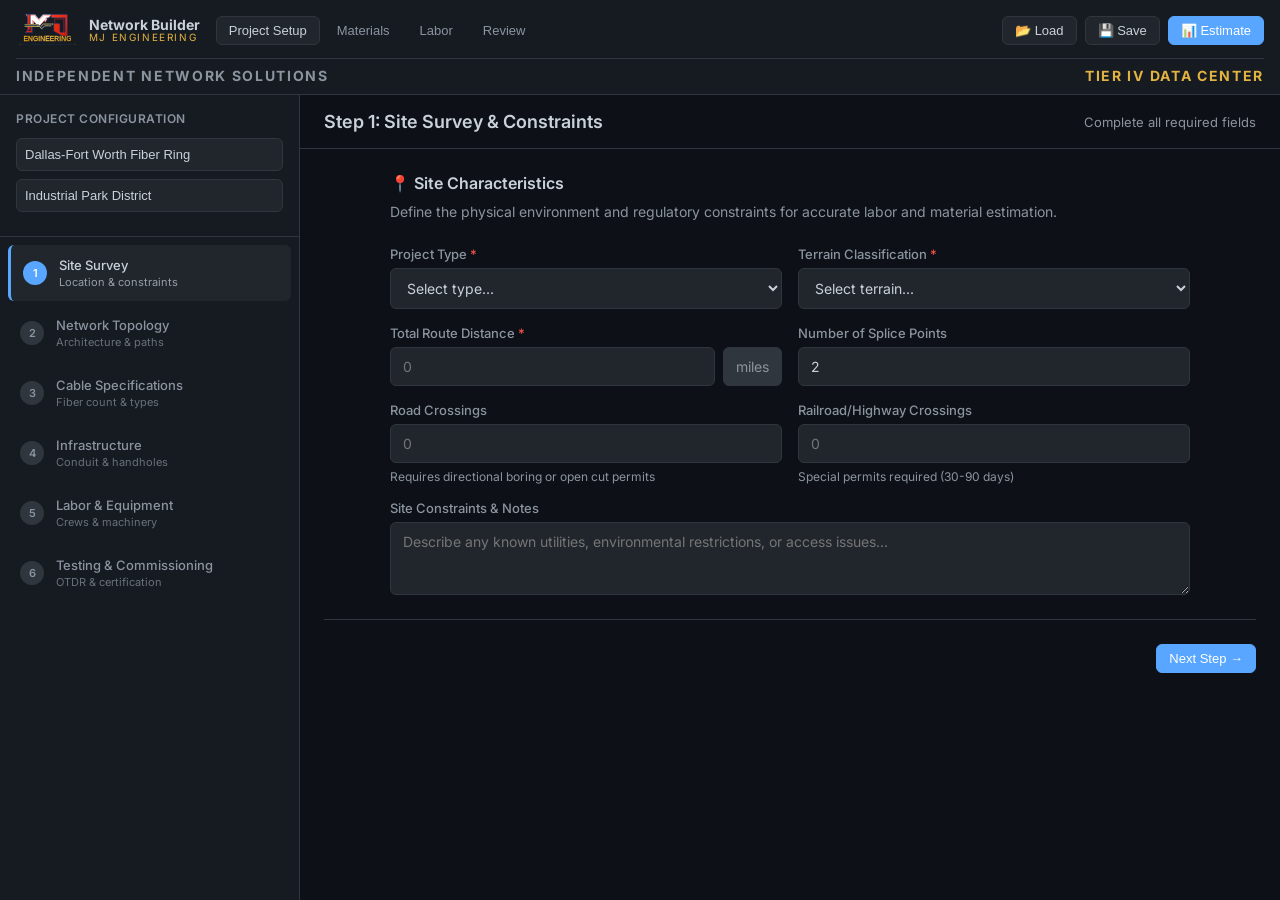
<file: network-builder.html>
<!DOCTYPE html>
<html lang="en">
<head>
    <meta charset="UTF-8">
    <meta name="viewport" content="width=device-width, initial-scale=1.0">
    <title>Network Engineering Estimator | MJ Engineering</title>
    <link rel="preconnect" href="https://fonts.googleapis.com">
    <link rel="preconnect" href="https://fonts.gstatic.com" crossorigin>
    <link href="https://fonts.googleapis.com/css2?family=JetBrains+Mono:wght@400;500;700&family=Inter:wght@400;500;600;700&display=swap" rel="stylesheet">
    <style>
        :root {
            --bg-primary: #0d1117;
            --bg-secondary: #161b22;
            --bg-tertiary: #21262d;
            --bg-elevated: #30363d;
            --border-color: #30363d;
            --border-hover: #8b949e;
            --text-primary: #c9d1d9;
            --text-secondary: #8b949e;
            --accent-blue: #58a6ff;
            --accent-green: #238636;
            --accent-gold: #e3b341;
            --accent-red: #f85149;
            --accent-purple: #a371f7;
            --font-mono: 'JetBrains Mono', monospace;
            --font-sans: 'Inter', sans-serif;
            --sidebar-width: 300px;
        }

        * {
            margin: 0;
            padding: 0;
            box-sizing: border-box;
        }

        body {
            font-family: var(--font-sans);
            background: var(--bg-primary);
            color: var(--text-primary);
            height: 100vh;
            overflow: hidden;
            display: flex;
            flex-direction: column;
        }

        /* Header */
        .app-header {
            min-height: 84px;
            background: var(--bg-secondary);
            border-bottom: 1px solid var(--border-color);
            display: flex;
            align-items: center;
            justify-content: space-between;
            padding: 10px 16px;
            flex-shrink: 0;
            flex-wrap: wrap;
            row-gap: 8px;
        }

        .header-left {
            display: flex;
            align-items: center;
            gap: 16px;
        }

        .logo {
            display: flex;
            align-items: center;
            gap: 10px;
            text-decoration: none;
        }

        .brand-mark {
            height: 40px;
            width: auto;
            display: block;
        }

        .brand-copy {
            display: flex;
            flex-direction: column;
            line-height: 1.1;
        }

        .brand-title {
            font-weight: 700;
            font-size: 14px;
            color: var(--text-primary);
        }

        .brand-subtitle {
            color: var(--accent-gold);
            font-size: 10px;
            text-transform: uppercase;
            letter-spacing: 0.16em;
        }

        .header-nav {
            display: flex;
            gap: 4px;
        }

        .nav-btn {
            padding: 6px 12px;
            background: transparent;
            border: 1px solid transparent;
            color: var(--text-secondary);
            font-size: 13px;
            border-radius: 6px;
            cursor: pointer;
        }

        .nav-btn:hover, .nav-btn.active {
            background: var(--bg-tertiary);
            color: var(--text-primary);
            border-color: var(--border-color);
        }

        .header-actions {
            display: flex;
            gap: 8px;
        }

        .header-meta {
            width: 100%;
            display: flex;
            justify-content: space-between;
            align-items: center;
            gap: 1rem;
            padding-top: 8px;
            border-top: 1px solid var(--border-color);
        }

        .header-meta span {
            color: var(--text-secondary);
            font-size: 14px;
            font-weight: 700;
            letter-spacing: 0.12em;
            text-transform: uppercase;
        }

        .header-meta span:last-child {
            color: var(--accent-gold);
            text-align: right;
        }

        .btn {
            padding: 6px 12px;
            border-radius: 6px;
            font-size: 13px;
            font-weight: 500;
            cursor: pointer;
            border: 1px solid transparent;
            display: inline-flex;
            align-items: center;
            gap: 6px;
        }

        .btn-primary {
            background: var(--accent-blue);
            color: white;
            border-color: var(--accent-blue);
        }

        .btn-secondary {
            background: var(--bg-tertiary);
            color: var(--text-primary);
            border-color: var(--border-color);
        }

        .btn-success {
            background: var(--accent-green);
            color: white;
            border-color: var(--accent-green);
        }

        /* Main Layout */
        .app-container {
            flex: 1;
            display: flex;
            overflow: hidden;
        }

        /* Sidebar */
        .sidebar {
            width: var(--sidebar-width);
            background: var(--bg-secondary);
            border-right: 1px solid var(--border-color);
            display: flex;
            flex-direction: column;
            overflow: hidden;
        }

        .sidebar-header {
            padding: 16px;
            border-bottom: 1px solid var(--border-color);
        }

        .sidebar-title {
            font-size: 12px;
            font-weight: 600;
            text-transform: uppercase;
            letter-spacing: 0.5px;
            color: var(--text-secondary);
            margin-bottom: 12px;
        }

        .project-input {
            width: 100%;
            padding: 8px;
            background: var(--bg-tertiary);
            border: 1px solid var(--border-color);
            border-radius: 6px;
            color: var(--text-primary);
            font-size: 13px;
            margin-bottom: 8px;
        }

        .project-input:focus {
            outline: none;
            border-color: var(--accent-blue);
        }

        .wizard-steps {
            flex: 1;
            overflow-y: auto;
            padding: 8px;
        }

        .step-item {
            padding: 12px;
            border-radius: 6px;
            cursor: pointer;
            margin-bottom: 4px;
            display: flex;
            align-items: center;
            gap: 12px;
            font-size: 13px;
            color: var(--text-secondary);
            position: relative;
        }

        .step-item:hover {
            background: var(--bg-tertiary);
            color: var(--text-primary);
        }

        .step-item.active {
            background: var(--bg-tertiary);
            color: var(--text-primary);
            border-left: 3px solid var(--accent-blue);
        }

        .step-item.completed {
            color: var(--accent-green);
        }

        .step-number {
            width: 24px;
            height: 24px;
            border-radius: 50%;
            background: var(--bg-elevated);
            display: flex;
            align-items: center;
            justify-content: center;
            font-size: 11px;
            font-weight: 600;
            flex-shrink: 0;
        }

        .step-item.completed .step-number {
            background: var(--accent-green);
            color: white;
        }

        .step-item.active .step-number {
            background: var(--accent-blue);
            color: white;
        }

        .step-content {
            flex: 1;
        }

        .step-title {
            font-weight: 500;
            margin-bottom: 2px;
        }

        .step-desc {
            font-size: 11px;
            opacity: 0.7;
        }

        /* Main Content */
        .main-content {
            flex: 1;
            display: flex;
            flex-direction: column;
            overflow: hidden;
        }

        .content-header {
            padding: 16px 24px;
            border-bottom: 1px solid var(--border-color);
            display: flex;
            justify-content: space-between;
            align-items: center;
        }

        .content-title {
            font-size: 18px;
            font-weight: 600;
        }

        .content-body {
            flex: 1;
            overflow-y: auto;
            padding: 24px;
        }

        .form-section {
            max-width: 800px;
            margin: 0 auto;
        }

        .section-header {
            margin-bottom: 24px;
        }

        .section-title {
            font-size: 16px;
            font-weight: 600;
            margin-bottom: 8px;
            display: flex;
            align-items: center;
            gap: 8px;
        }

        .section-subtitle {
            font-size: 14px;
            color: var(--text-secondary);
            line-height: 1.5;
        }

        .form-grid {
            display: grid;
            grid-template-columns: repeat(2, 1fr);
            gap: 16px;
            margin-bottom: 24px;
        }

        .form-group {
            display: flex;
            flex-direction: column;
            gap: 6px;
        }

        .form-group.full-width {
            grid-column: span 2;
        }

        .form-label {
            font-size: 13px;
            font-weight: 500;
            color: var(--text-secondary);
        }

        .form-label .required {
            color: var(--accent-red);
        }

        .form-input, .form-select {
            padding: 10px 12px;
            background: var(--bg-tertiary);
            border: 1px solid var(--border-color);
            border-radius: 6px;
            color: var(--text-primary);
            font-size: 14px;
            font-family: var(--font-sans);
        }

        .form-input:focus, .form-select:focus {
            outline: none;
            border-color: var(--accent-blue);
        }

        .form-hint {
            font-size: 12px;
            color: var(--text-secondary);
        }

        .input-group {
            display: flex;
            gap: 8px;
        }

        .input-group .form-input {
            flex: 1;
        }

        .input-suffix {
            padding: 10px 12px;
            background: var(--bg-elevated);
            border: 1px solid var(--border-color);
            border-radius: 6px;
            color: var(--text-secondary);
            font-size: 14px;
        }

        /* Cable Configuration */
        .cable-config {
            background: var(--bg-secondary);
            border: 1px solid var(--border-color);
            border-radius: 8px;
            padding: 16px;
            margin-bottom: 16px;
        }

        .cable-header {
            display: flex;
            justify-content: space-between;
            align-items: center;
            margin-bottom: 16px;
        }

        .cable-title {
            font-weight: 600;
            font-size: 14px;
        }

        .btn-small {
            padding: 4px 8px;
            font-size: 12px;
        }

        .cable-grid {
            display: grid;
            grid-template-columns: 2fr 1fr 1fr 1fr auto;
            gap: 12px;
            align-items: end;
        }

        .cable-total {
            text-align: right;
            font-family: var(--font-mono);
            font-size: 14px;
            color: var(--accent-gold);
        }

        /* Cost Summary Panel */
        .cost-panel {
            position: fixed;
            right: 24px;
            top: 72px;
            width: 380px;
            background: var(--bg-secondary);
            border: 1px solid var(--border-color);
            border-radius: 8px;
            box-shadow: 0 8px 24px rgba(0,0,0,0.4);
            max-height: calc(100vh - 96px);
            overflow-y: auto;
            display: none;
        }

        .cost-panel.visible {
            display: block;
        }

        .cost-header {
            padding: 16px;
            border-bottom: 1px solid var(--border-color);
            display: flex;
            justify-content: space-between;
            align-items: center;
        }

        .cost-title {
            font-weight: 600;
            font-size: 14px;
        }

        .cost-body {
            padding: 16px;
        }

        .cost-category {
            margin-bottom: 16px;
        }

        .cost-category-title {
            font-size: 12px;
            font-weight: 600;
            text-transform: uppercase;
            letter-spacing: 0.5px;
            color: var(--text-secondary);
            margin-bottom: 8px;
            padding-bottom: 4px;
            border-bottom: 1px solid var(--border-color);
        }

        .cost-line {
            display: flex;
            justify-content: space-between;
            padding: 6px 0;
            font-size: 13px;
        }

        .cost-line-item {
            color: var(--text-secondary);
        }

        .cost-line-value {
            font-family: var(--font-mono);
            color: var(--text-primary);
        }

        .cost-line.total {
            font-weight: 600;
            font-size: 14px;
            border-top: 2px solid var(--border-color);
            margin-top: 8px;
            padding-top: 8px;
        }

        .cost-line.total .cost-line-value {
            color: var(--accent-gold);
            font-size: 16px;
        }

        /* Navigation */
        .form-navigation {
            display: flex;
            justify-content: space-between;
            padding-top: 24px;
            border-top: 1px solid var(--border-color);
            margin-top: 24px;
        }

        /* Validation */
        .error-message {
            color: var(--accent-red);
            font-size: 12px;
            margin-top: 4px;
        }

        .form-input.error {
            border-color: var(--accent-red);
        }

        /* Scrollbar */
        ::-webkit-scrollbar {
            width: 8px;
        }

        ::-webkit-scrollbar-track {
            background: transparent;
        }

        ::-webkit-scrollbar-thumb {
            background: var(--bg-elevated);
            border-radius: 4px;
        }

        /* Responsive */
        @media (max-width: 1200px) {
            .cost-panel {
                position: static;
                width: 100%;
                margin-top: 24px;
                max-height: none;
            }
        }

        @media (max-width: 980px) {
            .app-header {
                flex-wrap: wrap;
                gap: 12px;
            }

            .header-left,
            .header-actions {
                width: 100%;
                justify-content: space-between;
            }

            .header-nav {
                overflow-x: auto;
                padding-bottom: 2px;
            }
        }

        @media (max-width: 760px) {
            .header-nav {
                display: none;
            }

            .header-actions {
                justify-content: flex-start;
                flex-wrap: wrap;
            }

            .brand-mark {
                height: 34px;
            }

            .header-meta span {
                font-size: 11px;
                letter-spacing: 0.08em;
            }
        }
    </style>
</head>
<body>
    <header class="app-header">
        <div class="header-left">
            <a href="index.html" class="logo" aria-label="MJ Engineering home">
                <img src="assets/mj-engineering-logo-clean.svg" alt="MJ Engineering" class="brand-mark">
                <span class="brand-copy">
                    <span class="brand-title">Network Builder</span>
                    <span class="brand-subtitle">MJ Engineering</span>
                </span>
            </a>
            <nav class="header-nav">
                <button class="nav-btn active">Project Setup</button>
                <button class="nav-btn">Materials</button>
                <button class="nav-btn">Labor</button>
                <button class="nav-btn">Review</button>
            </nav>
        </div>
        <div class="header-actions">
            <button class="btn btn-secondary" onclick="loadProject()">📂 Load</button>
            <button class="btn btn-secondary" onclick="saveProject()">💾 Save</button>
            <button class="btn btn-primary" onclick="toggleCostPanel()">📊 Estimate</button>
        </div>
        <div class="header-meta" aria-label="MJ Engineering positioning">
            <span>Independent Network Solutions</span>
            <span>Tier IV Data Center</span>
        </div>
    </header>

    <div class="app-container">
        <!-- Sidebar Wizard -->
        <aside class="sidebar">
            <div class="sidebar-header">
                <div class="sidebar-title">Project Configuration</div>
                <input type="text" class="project-input" placeholder="Project Name" id="projectName" value="Dallas-Fort Worth Fiber Ring">
                <input type="text" class="project-input" placeholder="Client/Location" id="projectLocation" value="Industrial Park District">
            </div>
            
            <div class="wizard-steps">
                <div class="step-item active" onclick="goToStep(1)">
                    <div class="step-number">1</div>
                    <div class="step-content">
                        <div class="step-title">Site Survey</div>
                        <div class="step-desc">Location & constraints</div>
                    </div>
                </div>
                
                <div class="step-item" onclick="goToStep(2)">
                    <div class="step-number">2</div>
                    <div class="step-content">
                        <div class="step-title">Network Topology</div>
                        <div class="step-desc">Architecture & paths</div>
                    </div>
                </div>
                
                <div class="step-item" onclick="goToStep(3)">
                    <div class="step-number">3</div>
                    <div class="step-content">
                        <div class="step-title">Cable Specifications</div>
                        <div class="step-desc">Fiber count & types</div>
                    </div>
                </div>
                
                <div class="step-item" onclick="goToStep(4)">
                    <div class="step-number">4</div>
                    <div class="step-content">
                        <div class="step-title">Infrastructure</div>
                        <div class="step-desc">Conduit & handholes</div>
                    </div>
                </div>
                
                <div class="step-item" onclick="goToStep(5)">
                    <div class="step-number">5</div>
                    <div class="step-content">
                        <div class="step-title">Labor & Equipment</div>
                        <div class="step-desc">Crews & machinery</div>
                    </div>
                </div>
                
                <div class="step-item" onclick="goToStep(6)">
                    <div class="step-number">6</div>
                    <div class="step-content">
                        <div class="step-title">Testing & Commissioning</div>
                        <div class="step-desc">OTDR & certification</div>
                    </div>
                </div>
            </div>
        </aside>

        <!-- Main Content -->
        <main class="main-content">
            <div class="content-header">
                <h1 class="content-title" id="stepTitle">Step 1: Site Survey & Constraints</h1>
                <span style="color: var(--text-secondary); font-size: 13px;">Complete all required fields</span>
            </div>

            <div class="content-body">
                <!-- Step 1: Site Survey -->
                <div class="form-section" id="step1">
                    <div class="section-header">
                        <h2 class="section-title">📍 Site Characteristics</h2>
                        <p class="section-subtitle">Define the physical environment and regulatory constraints for accurate labor and material estimation.</p>
                    </div>

                    <div class="form-grid">
                        <div class="form-group">
                            <label class="form-label">Project Type <span class="required">*</span></label>
                            <select class="form-select" id="projectType" onchange="updateEstimate()">
                                <option value="">Select type...</option>
                                <option value="greenfield">Greenfield (New Construction)</option>
                                <option value="brownfield">Brownfield (Existing Infrastructure)</option>
                                <option value="aerial">Aerial Conversion</option>
                                <option value="upgrade">Capacity Upgrade</option>
                            </select>
                        </div>

                        <div class="form-group">
                            <label class="form-label">Terrain Classification <span class="required">*</span></label>
                            <select class="form-select" id="terrainType" onchange="updateEstimate()">
                                <option value="">Select terrain...</option>
                                <option value="urban">Urban (Paved/Concrete)</option>
                                <option value="suburban">Suburban (Grass/Soil)</option>
                                <option value="rural">Rural (Open Land)</option>
                                <option value="rocky">Rocky/Hardpan</option>
                                <option value="wetland">Wetland/Protected</option>
                            </select>
                        </div>

                        <div class="form-group">
                            <label class="form-label">Total Route Distance <span class="required">*</span></label>
                            <div class="input-group">
                                <input type="number" class="form-input" id="totalDistance" placeholder="0" onchange="updateEstimate()">
                                <span class="input-suffix">miles</span>
                            </div>
                        </div>

                        <div class="form-group">
                            <label class="form-label">Number of Splice Points</label>
                            <input type="number" class="form-input" id="splicePoints" placeholder="2" value="2" onchange="updateEstimate()">
                        </div>

                        <div class="form-group">
                            <label class="form-label">Road Crossings</label>
                            <input type="number" class="form-input" id="roadCrossings" placeholder="0" onchange="updateEstimate()">
                            <span class="form-hint">Requires directional boring or open cut permits</span>
                        </div>

                        <div class="form-group">
                            <label class="form-label">Railroad/Highway Crossings</label>
                            <input type="number" class="form-input" id="rrCrossings" placeholder="0" onchange="updateEstimate()">
                            <span class="form-hint">Special permits required (30-90 days)</span>
                        </div>

                        <div class="form-group full-width">
                            <label class="form-label">Site Constraints & Notes</label>
                            <textarea class="form-input" rows="3" placeholder="Describe any known utilities, environmental restrictions, or access issues..."></textarea>
                        </div>
                    </div>
                </div>

                <!-- Step 2: Network Topology -->
                <div class="form-section" id="step2" style="display: none;">
                    <div class="section-header">
                        <h2 class="section-title">🌐 Network Architecture</h2>
                        <p class="section-subtitle">Define the logical topology and physical termination points.</p>
                    </div>

                    <div class="form-grid">
                        <div class="form-group">
                            <label class="form-label">Network Topology <span class="required">*</span></label>
                            <select class="form-select" id="topology" onchange="updateEstimate()">
                                <option value="point">Point-to-Point</option>
                                <option value="star">Star (Hub & Spoke)</option>
                                <option value="ring">Self-Healing Ring</option>
                                <option value="mesh">Full Mesh</option>
                                <option value="tree">Tree (Distribution)</option>
                            </select>
                        </div>

                        <div class="form-group">
                            <label class="form-label">Number of Nodes <span class="required">*</span></label>
                            <input type="number" class="form-input" id="nodeCount" value="2" min="2" onchange="updateEstimate()">
                        </div>

                        <div class="form-group">
                            <label class="form-label">Redundancy Requirement</label>
                            <select class="form-select" id="redundancy" onchange="updateEstimate()">
                                <option value="none">None (Single Path)</option>
                                <option value="diverse">Diverse Physical Path</option>
                                <option value="dual">Dual Cable (Active/Active)</option>
                            </select>
                        </div>

                        <div class="form-group">
                            <label class="form-label">Future Growth Capacity</label>
                            <select class="form-select" id="growthFactor" onchange="updateEstimate()">
                                <option value="1.0">Current Needs Only</option>
                                <option value="1.25">25% Growth</option>
                                <option value="1.5" selected>50% Growth (Standard)</option>
                                <option value="2.0">100% Growth</option>
                            </select>
                        </div>
                    </div>
                </div>

                <!-- Step 3: Cable Specifications -->
                <div class="form-section" id="step3" style="display: none;">
                    <div class="section-header">
                        <h2 class="section-title">🔌 Cable Configuration</h2>
                        <p class="section-subtitle">Specify fiber types, counts, and sheath requirements. Add multiple cable types if needed.</p>
                    </div>

                    <div id="cableList">
                        <div class="cable-config">
                            <div class="cable-header">
                                <span class="cable-title">Primary Cable Run</span>
                                <button class="btn btn-secondary btn-small" onclick="removeCable(this)">Remove</button>
                            </div>
                            <div class="cable-grid">
                                <div class="form-group">
                                    <label class="form-label">Cable Type</label>
                                    <select class="form-select cable-type" onchange="updateEstimate()">
                                        <option value="single">Single-Mode OS2 (Standard)</option>
                                        <option value="single-armored">Single-Mode Armored</option>
                                        <option value="single-ribbon">Single-Mode Ribbon (High Count)</option>
                                        <option value="multimode">Multimode OM4</option>
                                        <option value="hybrid">Hybrid Power+Fiber</option>
                                    </select>
                                </div>
                                <div class="form-group">
                                    <label class="form-label">Fiber Count</label>
                                    <select class="form-select fiber-count" onchange="updateEstimate()">
                                        <option value="12">12</option>
                                        <option value="24">24</option>
                                        <option value="48">48</option>
                                        <option value="96">96</option>
                                        <option value="144" selected>144</option>
                                        <option value="288">288</option>
                                        <option value="432">432</option>
                                    </select>
                                </div>
                                <div class="form-group">
                                    <label class="form-label">Quantity</label>
                                    <input type="number" class="form-input cable-qty" value="1" min="1" onchange="updateEstimate()">
                                </div>
                                <div class="form-group">
                                    <label class="form-label">Unit Cost</label>
                                    <input type="number" class="form-input cable-cost" value="8.50" step="0.01" onchange="updateEstimate()">
                                </div>
                                <div class="cable-total">$<span class="line-total">0</span></div>
                            </div>
                        </div>
                    </div>

                    <button class="btn btn-secondary" onclick="addCable()">+ Add Cable Type</button>

                    <div style="margin-top: 24px; padding: 16px; background: var(--bg-tertiary); border-radius: 8px;">
                        <h4 style="margin-bottom: 12px; font-size: 14px;">Cable Specifications Reference</h4>
                        <div style="display: grid; grid-template-columns: repeat(3, 1fr); gap: 12px; font-size: 12px; color: var(--text-secondary);">
                            <div>
                                <strong style="color: var(--text-primary);">OS2 Single-Mode:</strong><br>
                                • 0.20 dB/km @ 1550nm<br>
                                • Max distance: 100km+<br>
                                • Standard for telecom
                            </div>
                            <div>
                                <strong style="color: var(--text-primary);">Armored:</strong><br>
                                • Steel or aluminum jacket<br>
                                • Direct burial rated<br>
                                • +40% cost premium
                            </div>
                            <div>
                                <strong style="color: var(--text-primary);">Ribbon:</strong><br>
                                • 432+ fibers<br>
                                • Mass fusion splicing<br>
                                • High density FTTH
                            </div>
                        </div>
                    </div>
                </div>

                <!-- Step 4: Infrastructure -->
                <div class="form-section" id="step4" style="display: none;">
                    <div class="section-header">
                        <h2 class="section-title">🏗️ Underground Infrastructure</h2>
                        <p class="section-subtitle">Conduit systems, handholes, and vaults required for the installation.</p>
                    </div>

                    <div class="form-grid">
                        <div class="form-group">
                            <label class="form-label">Conduit Type</label>
                            <select class="form-select" id="conduitType" onchange="updateEstimate()">
                                <option value="none">None (Direct Burial)</option>
                                <option value="pvc">PVC Schedule 40</option>
                                <option value="pvc-80">PVC Schedule 80</option>
                                <option value="hdpe">HDPE (Continuous)</option>
                                <option value="encased">Concrete Encased Duct Bank</option>
                            </select>
                        </div>

                        <div class="form-group">
                            <label class="form-label">Conduit Size</label>
                            <select class="form-select" id="conduitSize" onchange="updateEstimate()">
                                <option value="2">2"</option>
                                <option value="3">3"</option>
                                <option value="4" selected>4"</option>
                                <option value="6">6"</option>
                            </select>
                        </div>

                        <div class="form-group">
                            <label class="form-label">Number of Conduits (Ducts)</label>
                            <input type="number" class="form-input" id="conduitCount" value="2" min="1" onchange="updateEstimate()">
                            <span class="form-hint">Include spare ducts for future use</span>
                        </div>

                        <div class="form-group">
                            <label class="form-label">Handholes (24" x 36")</label>
                            <input type="number" class="form-input" id="handholes" value="4" onchange="updateEstimate()">
                        </div>

                        <div class="form-group">
                            <label class="form-label">Vaults (72" x 96")</label>
                            <input type="number" class="form-input" id="vaults" value="1" onchange="updateEstimate()">
                            <span class="form-hint">For splice closures and terminations</span>
                        </div>

                        <div class="form-group">
                            <label class="form-label">Pull Boxes</label>
                            <input type="number" class="form-input" id="pullBoxes" value="0" onchange="updateEstimate()">
                        </div>
                    </div>
                </div>

                <!-- Step 5: Labor -->
                <div class="form-section" id="step5" style="display: none;">
                    <div class="section-header">
                        <h2 class="section-title">👷 Labor & Equipment</h2>
                        <p class="section-subtitle">Crew composition and machinery requirements.</p>
                    </div>

                    <div class="form-grid">
                        <div class="form-group">
                            <label class="form-label">Installation Method</label>
                            <select class="form-select" id="installMethod" onchange="updateEstimate()">
                                <option value="trench">Open Trench (Excavator)</option>
                                <option value="plow">Cable Plow (Rural)</option>
                                <option value="bore">Directional Bore (HDD)</option>
                                <option value="mixed">Mixed Methods</option>
                            </select>
                        </div>

                        <div class="form-group">
                            <label class="form-label">Crew Size</label>
                            <select class="form-select" id="crewSize" onchange="updateEstimate()">
                                <option value="3">3-Person (Basic)</option>
                                <option value="5" selected>5-Person (Standard)</option>
                                <option value="8">8-Person (Complex)</option>
                            </select>
                        </div>

                        <div class="form-group">
                            <label class="form-label">Labor Rate ($/hr)</label>
                            <input type="number" class="form-input" id="laborRate" value="85" step="5" onchange="updateEstimate()">
                            <span class="form-hint">Blended rate for crew</span>
                        </div>

                        <div class="form-group">
                            <label class="form-label">Productivity Factor</label>
                            <select class="form-select" id="productivity" onchange="updateEstimate()">
                                <option value="1.2">Easy (Open Terrain)</option>
                                <option value="1.0" selected>Standard</option>
                                <option value="0.8">Difficult (Congested)</option>
                                <option value="0.6">Very Difficult (Rock)</option>
                            </select>
                        </div>

                        <div class="form-group">
                            <label class="form-label">Equipment Rental Days</label>
                            <input type="number" class="form-input" id="equipDays" value="5" onchange="updateEstimate()">
                        </div>

                        <div class="form-group">
                            <label class="form-label">Equipment Daily Rate ($)</label>
                            <input type="number" class="form-input" id="equipRate" value="1200" onchange="updateEstimate()">
                        </div>
                    </div>

                    <div style="margin-top: 24px; padding: 16px; background: var(--bg-tertiary); border-radius: 8px; font-size: 13px;">
                        <strong style="color: var(--accent-gold);">Labor Estimates (per mile):</strong><br>
                        <span style="color: var(--text-secondary);">
                            • Open Trench: 40-60 hours/mile<br>
                            • Directional Bore: 80-120 hours/mile<br>
                            • Aerial: 20-30 hours/mile<br>
                            • Splicing: 4 hours per fusion splice
                        </span>
                    </div>
                </div>

                <!-- Step 6: Testing -->
                <div class="form-section" id="step6" style="display: none;">
                    <div class="section-header">
                        <h2 class="section-title">🧪 Testing & Commissioning</h2>
                        <p class="section-subtitle">Quality assurance and documentation requirements.</p>
                    </div>

                    <div class="form-grid">
                        <div class="form-group">
                            <label class="form-label">OTDR Testing</label>
                            <select class="form-select" id="otdrTesting" onchange="updateEstimate()">
                                <option value="none">None</option>
                                <option value="spot" selected>Spot Checks (10%)</option>
                                <option value="full">Full Length (100%)</option>
                            </select>
                        </div>

                        <div class="form-group">
                            <label class="form-label">Power Meter Testing</label>
                            <select class="form-select" id="powerTesting" onchange="updateEstimate()">
                                <option value="yes" selected>Yes (Standard)</option>
                                <option value="no">No</option>
                            </select>
                        </div>

                        <div class="form-group">
                            <label class="form-label">Documentation</label>
                            <select class="form-select" id="documentation" onchange="updateEstimate()">
                                <option value="basic">Basic (As-Builts)</option>
                                <option value="full" selected>Full (GIS + Redlines)</option>
                                <option value="premium">Premium (3D Scan + Drone)</option>
                            </select>
                        </div>

                        <div class="form-group">
                            <label class="form-label">Training Hours</label>
                            <input type="number" class="form-input" id="trainingHours" value="4" onchange="updateEstimate()">
                            <span class="form-hint">Client handoff training</span>
                        </div>
                    </div>

                    <div style="margin-top: 32px; padding: 20px; background: var(--bg-secondary); border: 1px solid var(--border-color); border-radius: 8px;">
                        <h3 style="margin-bottom: 16px; color: var(--accent-gold);">Project Summary</h3>
                        <div id="finalSummary" style="font-size: 14px; line-height: 1.6; color: var(--text-secondary);">
                            Complete all steps to generate final estimate...
                        </div>
                    </div>
                </div>

                <!-- Navigation -->
                <div class="form-navigation">
                    <button class="btn btn-secondary" id="prevBtn" onclick="changeStep(-1)" style="display: none;">← Previous</button>
                    <div></div>
                    <button class="btn btn-primary" id="nextBtn" onclick="changeStep(1)">Next Step →</button>
                </div>
            </div>
        </main>

        <!-- Cost Panel -->
        <div class="cost-panel" id="costPanel">
            <div class="cost-header">
                <span class="cost-title">Cost Estimate</span>
                <button class="btn btn-secondary btn-small" onclick="exportEstimate()">Export</button>
            </div>
            <div class="cost-body">
                <div class="cost-category">
                    <div class="cost-category-title">Materials</div>
                    <div class="cost-line">
                        <span class="cost-line-item">Fiber Cable</span>
                        <span class="cost-line-value" id="costFiber">$0</span>
                    </div>
                    <div class="cost-line">
                        <span class="cost-line-item">Conduit & Accessories</span>
                        <span class="cost-line-value" id="costConduit">$0</span>
                    </div>
                    <div class="cost-line">
                        <span class="cost-line-item">Handholes & Vaults</span>
                        <span class="cost-line-value" id="costVaults">$0</span>
                    </div>
                    <div class="cost-line">
                        <span class="cost-line-item">Termination Hardware</span>
                        <span class="cost-line-value" id="costHardware">$0</span>
                    </div>
                </div>

                <div class="cost-category">
                    <div class="cost-category-title">Labor</div>
                    <div class="cost-line">
                        <span class="cost-line-item">Installation</span>
                        <span class="cost-line-value" id="costLabor">$0</span>
                    </div>
                    <div class="cost-line">
                        <span class="cost-line-item">Splicing</span>
                        <span class="cost-line-value" id="costSplicing">$0</span>
                    </div>
                    <div class="cost-line">
                        <span class="cost-line-item">Testing</span>
                        <span class="cost-line-value" id="costTesting">$0</span>
                    </div>
                </div>

                <div class="cost-category">
                    <div class="cost-category-title">Equipment & Other</div>
                    <div class="cost-line">
                        <span class="cost-line-item">Equipment Rental</span>
                        <span class="cost-line-value" id="costEquip">$0</span>
                    </div>
                    <div class="cost-line">
                        <span class="cost-line-item">Permits & Fees</span>
                        <span class="cost-line-value" id="costPermits">$0</span>
                    </div>
                    <div class="cost-line">
                        <span class="cost-line-item">Overhead (15%)</span>
                        <span class="cost-line-value" id="costOverhead">$0</span>
                    </div>
                </div>

                <div class="cost-line total">
                    <span class="cost-line-item">Total Project Cost</span>
                    <span class="cost-line-value" id="costTotal">$0</span>
                </div>

                <div style="margin-top: 16px; padding-top: 16px; border-top: 1px solid var(--border-color); font-size: 12px; color: var(--text-secondary);">
                    <div style="display: flex; justify-content: space-between; margin-bottom: 4px;">
                        <span>Cost per foot:</span>
                        <span id="costPerFoot">$0</span>
                    </div>
                    <div style="display: flex; justify-content: space-between;">
                        <span>Estimated duration:</span>
                        <span id="estDuration">0 days</span>
                    </div>
                </div>
            </div>
        </div>
    </div>

    <script>
        let currentStep = 1;
        const totalSteps = 6;

        function goToStep(step) {
            if (step < 1 || step > totalSteps) return;
            
            // Hide all steps
            for (let i = 1; i <= totalSteps; i++) {
                document.getElementById(`step${i}`).style.display = 'none';
            }
            
            // Show target step
            document.getElementById(`step${step}`).style.display = 'block';
            
            // Update sidebar
            document.querySelectorAll('.step-item').forEach((item, index) => {
                item.classList.remove('active', 'completed');
                if (index + 1 < step) {
                    item.classList.add('completed');
                } else if (index + 1 === step) {
                    item.classList.add('active');
                }
            });
            
            // Update header
            const titles = {
                1: 'Step 1: Site Survey & Constraints',
                2: 'Step 2: Network Topology',
                3: 'Step 3: Cable Specifications',
                4: 'Step 4: Underground Infrastructure',
                5: 'Step 5: Labor & Equipment',
                6: 'Step 6: Testing & Commissioning'
            };
            document.getElementById('stepTitle').textContent = titles[step];
            
            // Update buttons
            document.getElementById('prevBtn').style.display = step === 1 ? 'none' : 'inline-flex';
            document.getElementById('nextBtn').textContent = step === totalSteps ? 'Finish' : 'Next Step →';
            
            currentStep = step;
            updateEstimate();
        }

        function changeStep(direction) {
            const newStep = currentStep + direction;
            if (newStep >= 1 && newStep <= totalSteps) {
                goToStep(newStep);
            }
        }

        function addCable() {
            const cableList = document.getElementById('cableList');
            const newCable = document.createElement('div');
            newCable.className = 'cable-config';
            newCable.innerHTML = `
                <div class="cable-header">
                    <span class="cable-title">Additional Cable</span>
                    <button class="btn btn-secondary btn-small" onclick="removeCable(this)">Remove</button>
                </div>
                <div class="cable-grid">
                    <div class="form-group">
                        <label class="form-label">Cable Type</label>
                        <select class="form-select cable-type" onchange="updateEstimate()">
                            <option value="single">Single-Mode OS2</option>
                            <option value="single-armored">Single-Mode Armored</option>
                            <option value="single-ribbon">Single-Mode Ribbon</option>
                            <option value="multimode">Multimode OM4</option>
                        </select>
                    </div>
                    <div class="form-group">
                        <label class="form-label">Fiber Count</label>
                        <select class="form-select fiber-count" onchange="updateEstimate()">
                            <option value="12">12</option>
                            <option value="24">24</option>
                            <option value="48">48</option>
                            <option value="96">96</option>
                            <option value="144">144</option>
                        </select>
                    </div>
                    <div class="form-group">
                        <label class="form-label">Quantity</label>
                        <input type="number" class="form-input cable-qty" value="1" min="1" onchange="updateEstimate()">
                    </div>
                    <div class="form-group">
                        <label class="form-label">Unit Cost</label>
                        <input type="number" class="form-input cable-cost" value="8.50" step="0.01" onchange="updateEstimate()">
                    </div>
                    <div class="cable-total">$<span class="line-total">0</span></div>
                </div>
            `;
            cableList.appendChild(newCable);
            updateEstimate();
        }

        function removeCable(btn) {
            btn.closest('.cable-config').remove();
            updateEstimate();
        }

        function updateEstimate() {
            const distance = parseFloat(document.getElementById('totalDistance').value) || 0;
            const distanceFt = distance * 5280;
            
            // Calculate cable costs
            let cableCost = 0;
            document.querySelectorAll('.cable-config').forEach(config => {
                const type = config.querySelector('.cable-type').value;
                const count = parseInt(config.querySelector('.fiber-count').value) || 0;
                const qty = parseInt(config.querySelector('.cable-qty').value) || 0;
                const unitCost = parseFloat(config.querySelector('.cable-cost').value) || 0;
                
                const length = distanceFt * qty;
                const cost = length * unitCost;
                cableCost += cost;
                
                config.querySelector('.line-total').textContent = cost.toLocaleString('en-US', {maximumFractionDigits: 0});
            });
            
            // Conduit costs
            const conduitType = document.getElementById('conduitType').value;
            const conduitSize = document.getElementById('conduitSize').value;
            const conduitCount = parseInt(document.getElementById('conduitCount').value) || 0;
            let conduitCost = 0;
            
            if (conduitType !== 'none') {
                const conduitRates = {
                    'pvc': 2.5,
                    'pvc-80': 4.0,
                    'hdpe': 3.5,
                    'encased': 25.0
                };
                conduitCost = distanceFt * conduitCount * (conduitRates[conduitType] || 0);
            }
            
            // Vaults and handholes
            const handholes = parseInt(document.getElementById('handholes').value) || 0;
            const vaults = parseInt(document.getElementById('vaults').value) || 0;
            const vaultCost = (handholes * 850) + (vaults * 3200);
            
            // Hardware (terminations, splice closures)
            const nodeCount = parseInt(document.getElementById('nodeCount').value) || 2;
            const hardwareCost = nodeCount * 1200 + (distance * 500); // Rough estimate for splice closures
            
            // Labor calculations
            const installMethod = document.getElementById('installMethod').value;
            const crewSize = parseInt(document.getElementById('crewSize').value) || 5;
            const laborRate = parseFloat(document.getElementById('laborRate').value) || 85;
            const productivity = parseFloat(document.getElementById('productivity').value) || 1.0;
            
            const hoursPerMile = {
                'trench': 50,
                'plow': 30,
                'bore': 100,
                'mixed': 70
            };
            
            const laborHours = (distance * (hoursPerMile[installMethod] || 50)) / productivity;
            const laborCost = laborHours * laborRate;
            
            // Splicing labor (4 hours per splice, assume splice every 0.5 miles)
            const spliceCount = Math.ceil(distance / 0.5);
            const splicingCost = spliceCount * 4 * 95; // $95/hr for fiber tech
            
            // Testing
            const testingCost = distance * 200; // $200 per mile for OTDR and power meter
            
            // Equipment
            const equipDays = parseInt(document.getElementById('equipDays').value) || 0;
            const equipRate = parseFloat(document.getElementById('equipRate').value) || 0;
            const equipCost = equipDays * equipRate;
            
            // Permits (rough estimate)
            const roadCrossings = parseInt(document.getElementById('roadCrossings').value) || 0;
            const rrCrossings = parseInt(document.getElementById('rrCrossings').value) || 0;
            const permitCost = (roadCrossings * 2500) + (rrCrossings * 15000) + (distance * 100);
            
            // Overhead
            const subtotal = cableCost + conduitCost + vaultCost + hardwareCost + laborCost + splicingCost + testingCost + equipCost + permitCost;
            const overhead = subtotal * 0.15;
            const total = subtotal + overhead;
            
            // Update display
            document.getElementById('costFiber').textContent = '$' + cableCost.toLocaleString('en-US', {maximumFractionDigits: 0});
            document.getElementById('costConduit').textContent = '$' + conduitCost.toLocaleString('en-US', {maximumFractionDigits: 0});
            document.getElementById('costVaults').textContent = '$' + vaultCost.toLocaleString('en-US', {maximumFractionDigits: 0});
            document.getElementById('costHardware').textContent = '$' + hardwareCost.toLocaleString('en-US', {maximumFractionDigits: 0});
            document.getElementById('costLabor').textContent = '$' + laborCost.toLocaleString('en-US', {maximumFractionDigits: 0});
            document.getElementById('costSplicing').textContent = '$' + splicingCost.toLocaleString('en-US', {maximumFractionDigits: 0});
            document.getElementById('costTesting').textContent = '$' + testingCost.toLocaleString('en-US', {maximumFractionDigits: 0});
            document.getElementById('costEquip').textContent = '$' + equipCost.toLocaleString('en-US', {maximumFractionDigits: 0});
            document.getElementById('costPermits').textContent = '$' + permitCost.toLocaleString('en-US', {maximumFractionDigits: 0});
            document.getElementById('costOverhead').textContent = '$' + overhead.toLocaleString('en-US', {maximumFractionDigits: 0});
            document.getElementById('costTotal').textContent = '$' + total.toLocaleString('en-US', {maximumFractionDigits: 0});
            
            // Per foot cost
            if (distance > 0) {
                const perFoot = total / (distance * 5280);
                document.getElementById('costPerFoot').textContent = '$' + perFoot.toFixed(2);
            }
            
            // Duration estimate
            const days = Math.ceil(laborHours / 8);
            document.getElementById('estDuration').textContent = days + ' days';
            
            // Update final summary if on last step
            if (currentStep === 6) {
                document.getElementById('finalSummary').innerHTML = `
                    <strong>Project:</strong> ${document.getElementById('projectName').value || 'Unnamed Project'}<br>
                    <strong>Route:</strong> ${distance} miles of ${document.getElementById('topology').value || 'point-to-point'} ${document.getElementById('projectType').value || 'fiber'}<br>
                    <strong>Estimated Cost:</strong> $${total.toLocaleString('en-US', {maximumFractionDigits: 0})}<br>
                    <strong>Timeline:</strong> ${days} working days<br>
                    <strong>Cost per Mile:</strong> $${(total/distance).toLocaleString('en-US', {maximumFractionDigits: 0})}
                `;
            }
        }

        function toggleCostPanel() {
            document.getElementById('costPanel').classList.toggle('visible');
        }

        function exportEstimate() {
            const projectName = document.getElementById('projectName').value || 'Network-Estimate';
            const data = {
                project: projectName,
                date: new Date().toISOString(),
                costs: {
                    fiber: document.getElementById('costFiber').textContent,
                    total: document.getElementById('costTotal').textContent
                }
            };
            
            const blob = new Blob([JSON.stringify(data, null, 2)], { type: 'application/json' });
            const url = URL.createObjectURL(blob);
            const a = document.createElement('a');
            a.href = url;
            a.download = `${projectName.replace(/\s+/g, '-')}-estimate.json`;
            a.click();
        }

        function saveProject() {
            alert('Project saved to local storage. In production, this would save to MJ Engineering cloud.');
        }

        function loadProject() {
            alert('Load project dialog would open here.');
        }

        // Initialize
        updateEstimate();
    </script>
</body>
</html>
</file>
